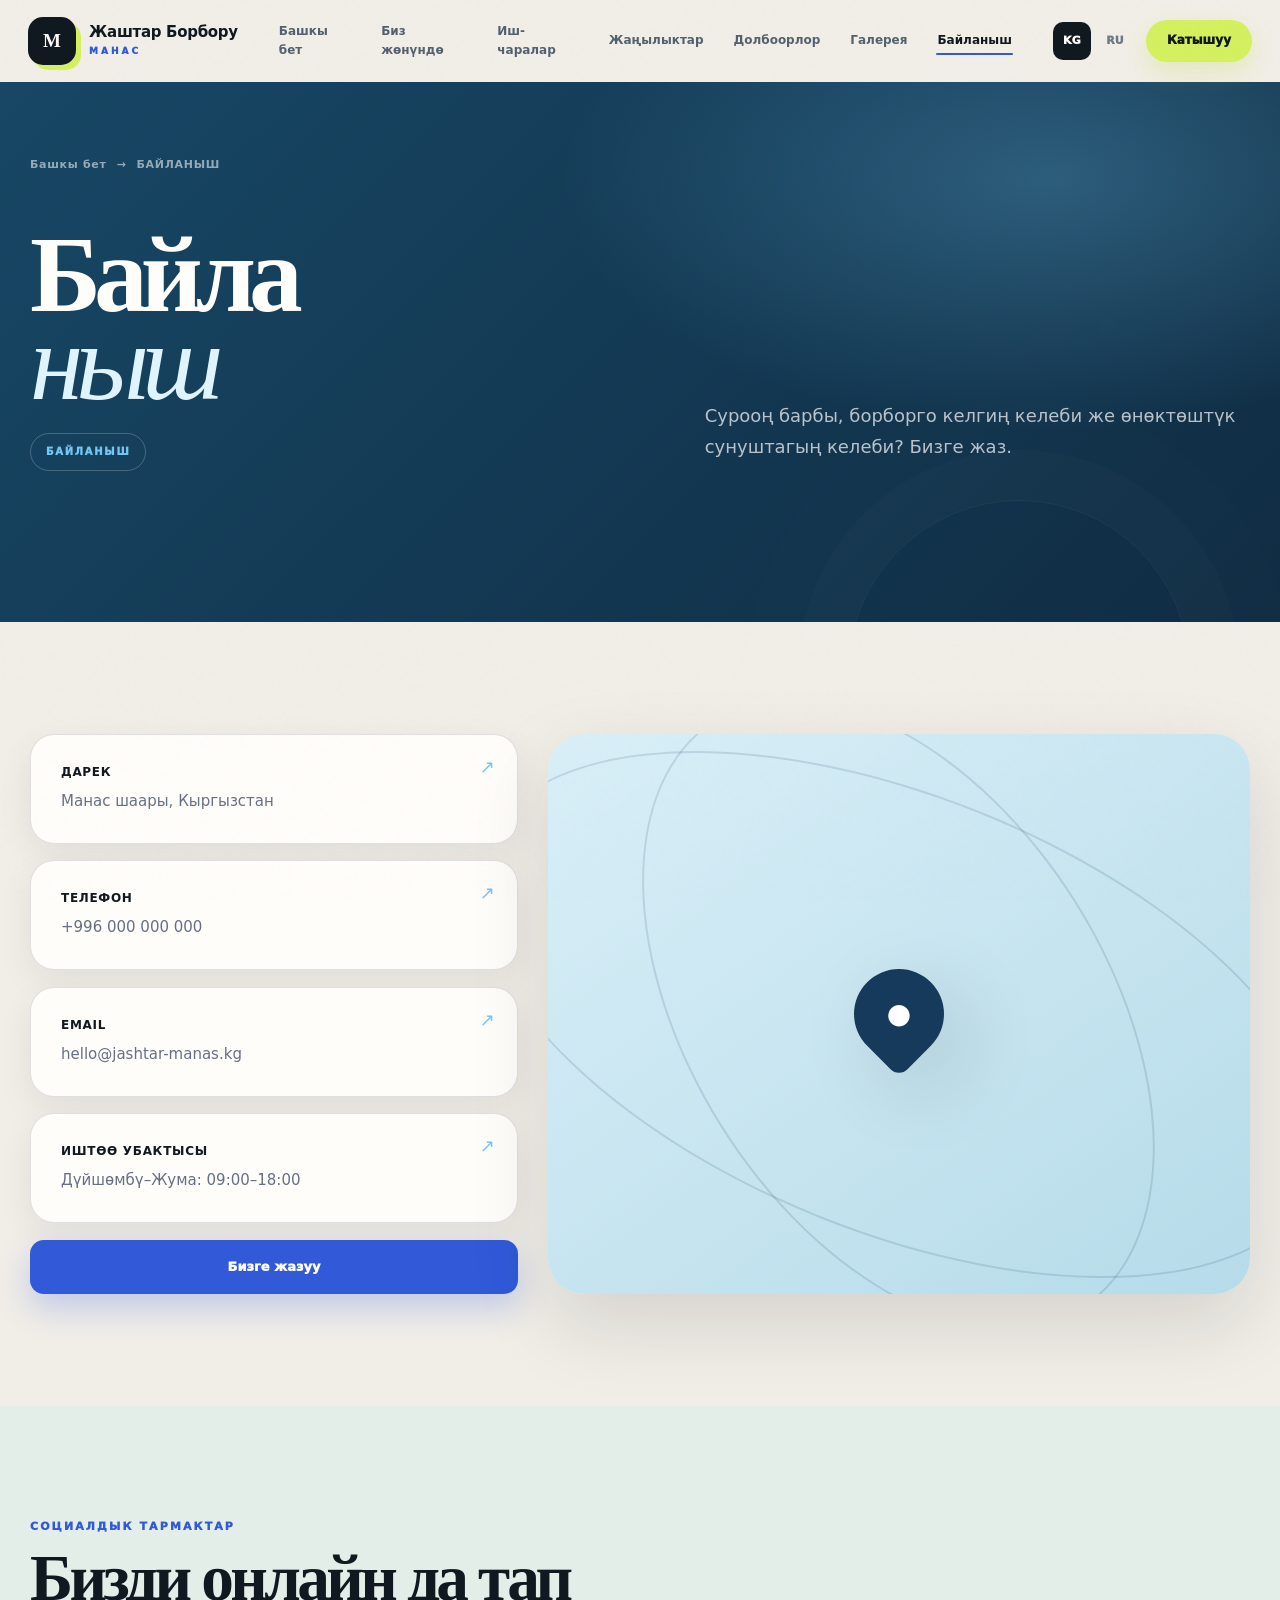
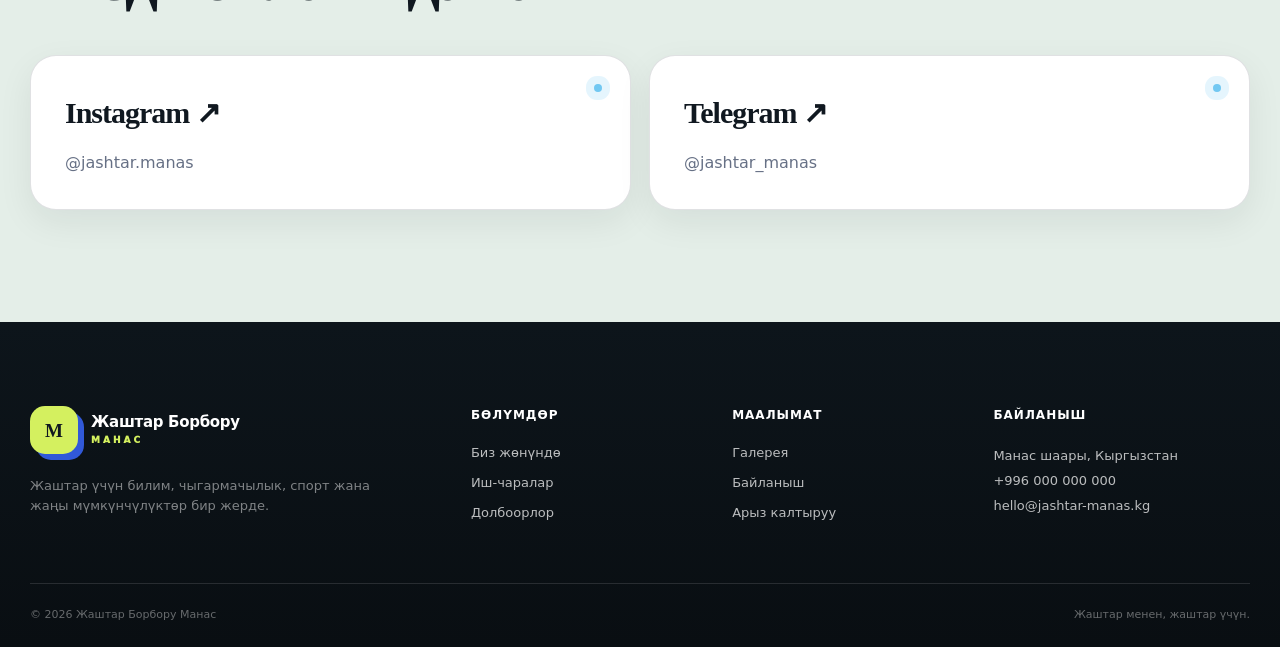
<file: contacts.html>
<!doctype html><html lang="ky"><head><meta charset="utf-8"><meta name="viewport" content="width=device-width,initial-scale=1"><meta name="description" content="Жаштар Борбору Манас"><meta name="theme-color" content="#173d36"><title>Байланыш — Жаштар Борбору Манас</title><link rel="stylesheet" href="styles.css?v=4"></head><body data-page="contacts"><div class="page-wipe"></div>
<header class="site-header"><div class="container nav-row">
<a class="brand" href="index.html"><span class="brand-mark">М</span><span class="brand-copy"><strong data-ky="Жаштар Борбору" data-ru="Молодёжный центр">Жаштар Борбору</strong><small>МАНАС</small></span></a>
<nav class="main-nav"><a data-page="home" href="index.html" data-ky="Башкы бет" data-ru="Главная">Башкы бет</a><a data-page="about" href="about.html" data-ky="Биз жөнүндө" data-ru="О центре">Биз жөнүндө</a><a data-page="events" href="events.html" data-ky="Иш-чаралар" data-ru="События">Иш-чаралар</a><a data-page="news" href="news.html" data-ky="Жаңылыктар" data-ru="Новости">Жаңылыктар</a><a data-page="projects" href="projects.html" data-ky="Долбоорлор" data-ru="Проекты">Долбоорлор</a><a data-page="gallery" href="gallery.html" data-ky="Галерея" data-ru="Галерея">Галерея</a><a data-page="contacts" href="contacts.html" data-ky="Байланыш" data-ru="Контакты">Байланыш</a></nav>
<div class="header-actions"><button class="lang-btn active" data-lang="ky">KG</button><button class="lang-btn" data-lang="ru">RU</button><a class="header-cta" href="join.html" data-ky="Катышуу" data-ru="Участвовать">Катышуу</a></div>
<button class="menu-btn" aria-label="Меню" aria-expanded="false"><span></span><span></span><span></span></button>
</div></header><main><section class="page-hero"><div class="container"><div class="breadcrumb"><a href="index.html" data-ky="Башкы бет" data-ru="Главная">Башкы бет</a><span>→</span><span data-ky="БАЙЛАНЫШ" data-ru="КОНТАКТЫ">БАЙЛАНЫШ</span></div><div class="page-hero-grid"><div class="reveal"><h1 class="page-title" data-html data-ky="Байла&lt;em&gt;ныш&lt;/em&gt;" data-ru="Кон&lt;em&gt;такты&lt;/em&gt;">Байла<em>ныш</em></h1><span class="page-ribbon" data-ky="БАЙЛАНЫШ" data-ru="КОНТАКТЫ">БАЙЛАНЫШ</span></div><p class="page-intro reveal delay-1" data-ky="Сурооң барбы, борборго келгиң келеби же өнөктөштүк сунуштагың келеби? Бизге жаз." data-ru="Есть вопрос, хочешь прийти в центр или предложить партнёрство? Напиши нам.">Сурооң барбы, борборго келгиң келеби же өнөктөштүк сунуштагың келеби? Бизге жаз.</p></div></div></section>
<section class="section"><div class="container contact-grid"><div class="contact-stack"><article class="contact-card reveal"><strong data-ky="Дарек" data-ru="Адрес">Дарек</strong><span data-ky="Манас шаары, Кыргызстан" data-ru="Город Манас, Кыргызстан">Манас шаары, Кыргызстан</span></article><article class="contact-card reveal delay-1"><strong data-ky="Телефон" data-ru="Телефон">Телефон</strong><a href="tel:+996000000000">+996 000 000 000</a></article><article class="contact-card reveal delay-2"><strong>Email</strong><a href="mailto:hello@jashtar-manas.kg">hello@jashtar-manas.kg</a></article><article class="contact-card reveal delay-3"><strong data-ky="Иштөө убактысы" data-ru="График работы">Иштөө убактысы</strong><span data-ky="Дүйшөмбү–Жума: 09:00–18:00" data-ru="Понедельник–Пятница: 09:00–18:00">Дүйшөмбү–Жума: 09:00–18:00</span></article><a class="btn btn-primary" href="join.html" data-ky="Бизге жазуу" data-ru="Написать нам">Бизге жазуу</a></div><div class="map-placeholder reveal delay-1"><div class="map-pin"><span>●</span></div></div></div></section>
<section class="section section-sage"><div class="container"><div class="section-head reveal"><div><span class="section-label" data-ky="СОЦИАЛДЫК ТАРМАКТАР" data-ru="СОЦИАЛЬНЫЕ СЕТИ">СОЦИАЛДЫК ТАРМАКТАР</span><h2 class="section-title" data-ky="Бизди онлайн да тап" data-ru="Найди нас онлайн">Бизди онлайн да тап</h2></div></div><div class="content-grid"><a class="content-panel reveal" href="#"><h3>Instagram ↗</h3><p>@jashtar.manas</p></a><a class="content-panel reveal delay-1" href="#"><h3>Telegram ↗</h3><p>@jashtar_manas</p></a></div></div></section>
</main><footer class="site-footer"><div class="container"><div class="footer-grid">
<div class="footer-brand"><a class="brand" href="index.html"><span class="brand-mark">М</span><span class="brand-copy"><strong data-ky="Жаштар Борбору" data-ru="Молодёжный центр">Жаштар Борбору</strong><small>МАНАС</small></span></a><p data-ky="Жаштар үчүн билим, чыгармачылык, спорт жана жаңы мүмкүнчүлүктөр бир жерде." data-ru="Образование, творчество, спорт и новые возможности для молодёжи в одном месте.">Жаштар үчүн билим, чыгармачылык, спорт жана жаңы мүмкүнчүлүктөр бир жерде.</p></div>
<div><h3 class="footer-title" data-ky="Бөлүмдөр" data-ru="Разделы">Бөлүмдөр</h3><div class="footer-links"><a href="about.html" data-ky="Биз жөнүндө" data-ru="О центре">Биз жөнүндө</a><a href="events.html" data-ky="Иш-чаралар" data-ru="События">Иш-чаралар</a><a href="projects.html" data-ky="Долбоорлор" data-ru="Проекты">Долбоорлор</a></div></div>
<div><h3 class="footer-title" data-ky="Маалымат" data-ru="Информация">Маалымат</h3><div class="footer-links"><a href="gallery.html" data-ky="Галерея" data-ru="Галерея">Галерея</a><a href="contacts.html" data-ky="Байланыш" data-ru="Контакты">Байланыш</a><a href="join.html" data-ky="Арыз калтыруу" data-ru="Оставить заявку">Арыз калтыруу</a></div></div>
<div class="footer-contact"><h3 class="footer-title" data-ky="Байланыш" data-ru="Контакты">Байланыш</h3><span>Манас шаары, Кыргызстан</span><br><a href="tel:+996000000000">+996 000 000 000</a><br><a href="mailto:hello@jashtar-manas.kg">hello@jashtar-manas.kg</a></div>
</div><div class="footer-bottom"><span>© 2026 Жаштар Борбору Манас</span><span data-ky="Жаштар менен, жаштар үчүн." data-ru="Вместе с молодёжью, для молодёжи.">Жаштар менен, жаштар үчүн.</span></div></div></footer><script src="../script.js?v=3" defer></script></body></html>
</file>
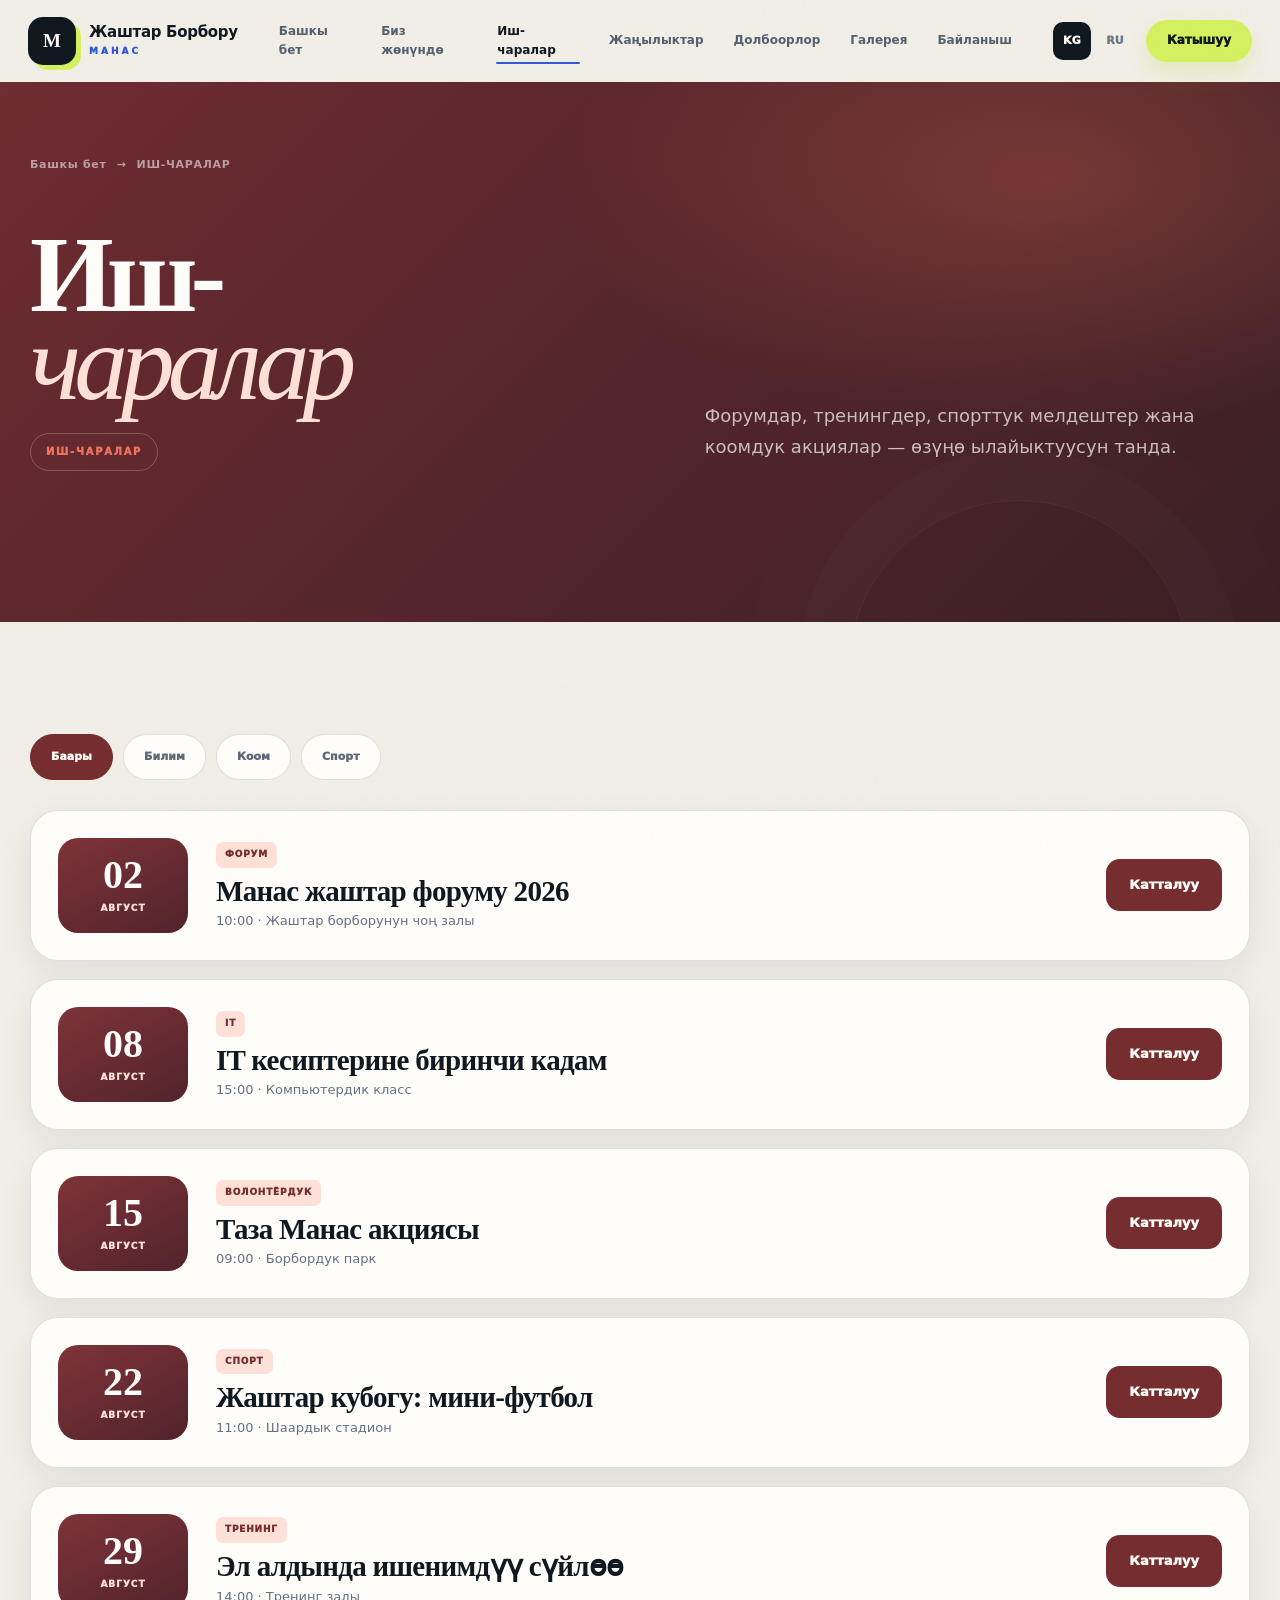
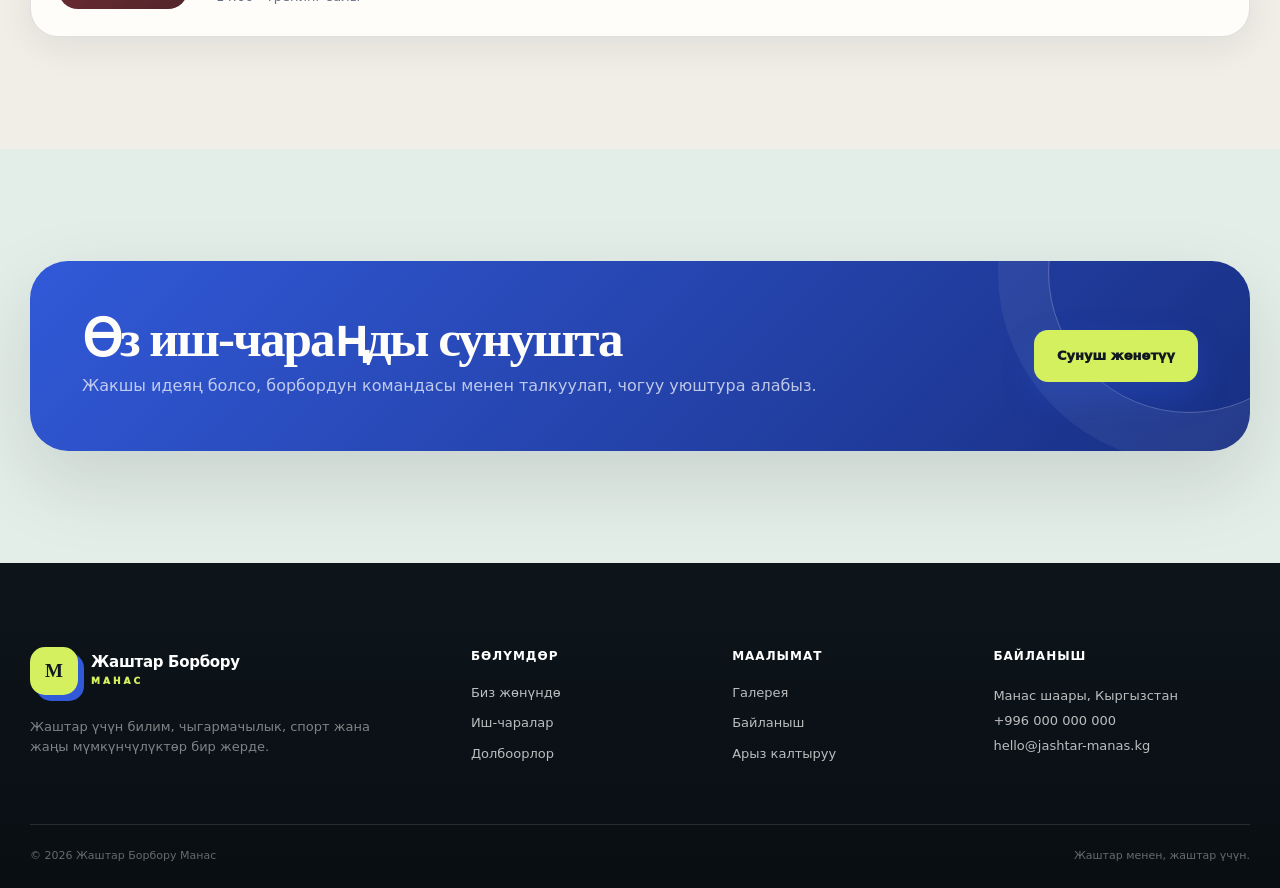
<file: events.html>
<!doctype html><html lang="ky"><head><meta charset="utf-8"><meta name="viewport" content="width=device-width,initial-scale=1"><meta name="description" content="Жаштар Борбору Манас"><meta name="theme-color" content="#173d36"><title>Иш-чаралар — Жаштар Борбору Манас</title><link rel="stylesheet" href="styles.css?v=4"></head><body data-page="events"><div class="page-wipe"></div>
<header class="site-header"><div class="container nav-row">
<a class="brand" href="index.html"><span class="brand-mark">М</span><span class="brand-copy"><strong data-ky="Жаштар Борбору" data-ru="Молодёжный центр">Жаштар Борбору</strong><small>МАНАС</small></span></a>
<nav class="main-nav"><a data-page="home" href="index.html" data-ky="Башкы бет" data-ru="Главная">Башкы бет</a><a data-page="about" href="about.html" data-ky="Биз жөнүндө" data-ru="О центре">Биз жөнүндө</a><a data-page="events" href="events.html" data-ky="Иш-чаралар" data-ru="События">Иш-чаралар</a><a data-page="news" href="news.html" data-ky="Жаңылыктар" data-ru="Новости">Жаңылыктар</a><a data-page="projects" href="projects.html" data-ky="Долбоорлор" data-ru="Проекты">Долбоорлор</a><a data-page="gallery" href="gallery.html" data-ky="Галерея" data-ru="Галерея">Галерея</a><a data-page="contacts" href="contacts.html" data-ky="Байланыш" data-ru="Контакты">Байланыш</a></nav>
<div class="header-actions"><button class="lang-btn active" data-lang="ky">KG</button><button class="lang-btn" data-lang="ru">RU</button><a class="header-cta" href="join.html" data-ky="Катышуу" data-ru="Участвовать">Катышуу</a></div>
<button class="menu-btn" aria-label="Меню" aria-expanded="false"><span></span><span></span><span></span></button>
</div></header><main><section class="page-hero"><div class="container"><div class="breadcrumb"><a href="index.html" data-ky="Башкы бет" data-ru="Главная">Башкы бет</a><span>→</span><span data-ky="ИШ-ЧАРАЛАР" data-ru="СОБЫТИЯ">ИШ-ЧАРАЛАР</span></div><div class="page-hero-grid"><div class="reveal"><h1 class="page-title" data-html data-ky="Иш-&lt;em&gt;чаралар&lt;/em&gt;" data-ru="Собы&lt;em&gt;тия&lt;/em&gt;">Иш-<em>чаралар</em></h1><span class="page-ribbon" data-ky="ИШ-ЧАРАЛАР" data-ru="СОБЫТИЯ">ИШ-ЧАРАЛАР</span></div><p class="page-intro reveal delay-1" data-ky="Форумдар, тренингдер, спорттук мелдештер жана коомдук акциялар — өзүңө ылайыктуусун танда." data-ru="Форумы, тренинги, спортивные соревнования и общественные акции — выбирай своё.">Форумдар, тренингдер, спорттук мелдештер жана коомдук акциялар — өзүңө ылайыктуусун танда.</p></div></div></section>
<section class="section"><div class="container"><div class="filters reveal"><button class="filter-btn active" data-filter="all" data-ky="Баары" data-ru="Все">Баары</button><button class="filter-btn" data-filter="education" data-ky="Билим" data-ru="Обучение">Билим</button><button class="filter-btn" data-filter="community" data-ky="Коом" data-ru="Сообщество">Коом</button><button class="filter-btn" data-filter="sport" data-ky="Спорт" data-ru="Спорт">Спорт</button></div><div class="event-list">
<article class="event-row reveal" data-category="community"><div class="event-date-box"><strong>02</strong><span data-ky="АВГУСТ" data-ru="АВГУСТА">АВГУСТ</span></div><div><span class="event-tag" data-ky="ФОРУМ" data-ru="ФОРУМ">ФОРУМ</span><h3 data-ky="Манас жаштар форуму 2026" data-ru="Молодёжный форум Манас 2026">Манас жаштар форуму 2026</h3><p data-ky="10:00 · Жаштар борборунун чоң залы" data-ru="10:00 · Большой зал молодёжного центра">10:00 · Жаштар борборунун чоң залы</p></div><a class="btn btn-primary" href="join.html" data-ky="Катталуу" data-ru="Записаться">Катталуу</a></article>
<article class="event-row reveal" data-category="education"><div class="event-date-box"><strong>08</strong><span data-ky="АВГУСТ" data-ru="АВГУСТА">АВГУСТ</span></div><div><span class="event-tag">IT</span><h3 data-ky="IT кесиптерине биринчи кадам" data-ru="Первый шаг в IT-профессии">IT кесиптерине биринчи кадам</h3><p data-ky="15:00 · Компьютердик класс" data-ru="15:00 · Компьютерный класс">15:00 · Компьютердик класс</p></div><a class="btn btn-primary" href="join.html" data-ky="Катталуу" data-ru="Записаться">Катталуу</a></article>
<article class="event-row reveal" data-category="community"><div class="event-date-box"><strong>15</strong><span data-ky="АВГУСТ" data-ru="АВГУСТА">АВГУСТ</span></div><div><span class="event-tag" data-ky="ВОЛОНТЁРДУК" data-ru="ВОЛОНТЁРСТВО">ВОЛОНТЁРДУК</span><h3 data-ky="Таза Манас акциясы" data-ru="Акция «Чистый Манас»">Таза Манас акциясы</h3><p data-ky="09:00 · Борбордук парк" data-ru="09:00 · Центральный парк">09:00 · Борбордук парк</p></div><a class="btn btn-primary" href="join.html" data-ky="Катталуу" data-ru="Записаться">Катталуу</a></article>
<article class="event-row reveal" data-category="sport"><div class="event-date-box"><strong>22</strong><span data-ky="АВГУСТ" data-ru="АВГУСТА">АВГУСТ</span></div><div><span class="event-tag" data-ky="СПОРТ" data-ru="СПОРТ">СПОРТ</span><h3 data-ky="Жаштар кубогу: мини-футбол" data-ru="Кубок молодёжи: мини-футбол">Жаштар кубогу: мини-футбол</h3><p data-ky="11:00 · Шаардык стадион" data-ru="11:00 · Городской стадион">11:00 · Шаардык стадион</p></div><a class="btn btn-primary" href="join.html" data-ky="Катталуу" data-ru="Записаться">Катталуу</a></article>
<article class="event-row reveal" data-category="education"><div class="event-date-box"><strong>29</strong><span data-ky="АВГУСТ" data-ru="АВГУСТА">АВГУСТ</span></div><div><span class="event-tag" data-ky="ТРЕНИНГ" data-ru="ТРЕНИНГ">ТРЕНИНГ</span><h3 data-ky="Эл алдында ишенимдүү сүйлөө" data-ru="Уверенное публичное выступление">Эл алдында ишенимдүү сүйлөө</h3><p data-ky="14:00 · Тренинг залы" data-ru="14:00 · Тренинговый зал">14:00 · Тренинг залы</p></div><a class="btn btn-primary" href="join.html" data-ky="Катталуу" data-ru="Записаться">Катталуу</a></article>
</div></div></section>
<section class="section section-sage"><div class="container"><div class="cta-band reveal"><div><h2 data-ky="Өз иш-чараңды сунушта" data-ru="Предложи своё событие">Өз иш-чараңды сунушта</h2><p data-ky="Жакшы идеяң болсо, борбордун командасы менен талкуулап, чогуу уюштура алабыз." data-ru="Если у тебя есть хорошая идея, обсуди её с командой центра — мы можем организовать событие вместе.">Жакшы идеяң болсо, борбордун командасы менен талкуулап, чогуу уюштура алабыз.</p></div><a class="btn btn-primary" href="join.html" data-ky="Сунуш жөнөтүү" data-ru="Отправить предложение">Сунуш жөнөтүү</a></div></div></section>
</main><footer class="site-footer"><div class="container"><div class="footer-grid">
<div class="footer-brand"><a class="brand" href="index.html"><span class="brand-mark">М</span><span class="brand-copy"><strong data-ky="Жаштар Борбору" data-ru="Молодёжный центр">Жаштар Борбору</strong><small>МАНАС</small></span></a><p data-ky="Жаштар үчүн билим, чыгармачылык, спорт жана жаңы мүмкүнчүлүктөр бир жерде." data-ru="Образование, творчество, спорт и новые возможности для молодёжи в одном месте.">Жаштар үчүн билим, чыгармачылык, спорт жана жаңы мүмкүнчүлүктөр бир жерде.</p></div>
<div><h3 class="footer-title" data-ky="Бөлүмдөр" data-ru="Разделы">Бөлүмдөр</h3><div class="footer-links"><a href="about.html" data-ky="Биз жөнүндө" data-ru="О центре">Биз жөнүндө</a><a href="events.html" data-ky="Иш-чаралар" data-ru="События">Иш-чаралар</a><a href="projects.html" data-ky="Долбоорлор" data-ru="Проекты">Долбоорлор</a></div></div>
<div><h3 class="footer-title" data-ky="Маалымат" data-ru="Информация">Маалымат</h3><div class="footer-links"><a href="gallery.html" data-ky="Галерея" data-ru="Галерея">Галерея</a><a href="contacts.html" data-ky="Байланыш" data-ru="Контакты">Байланыш</a><a href="join.html" data-ky="Арыз калтыруу" data-ru="Оставить заявку">Арыз калтыруу</a></div></div>
<div class="footer-contact"><h3 class="footer-title" data-ky="Байланыш" data-ru="Контакты">Байланыш</h3><span>Манас шаары, Кыргызстан</span><br><a href="tel:+996000000000">+996 000 000 000</a><br><a href="mailto:hello@jashtar-manas.kg">hello@jashtar-manas.kg</a></div>
</div><div class="footer-bottom"><span>© 2026 Жаштар Борбору Манас</span><span data-ky="Жаштар менен, жаштар үчүн." data-ru="Вместе с молодёжью, для молодёжи.">Жаштар менен, жаштар үчүн.</span></div></div></footer><script src="../script.js?v=3" defer></script></body></html>
</file>
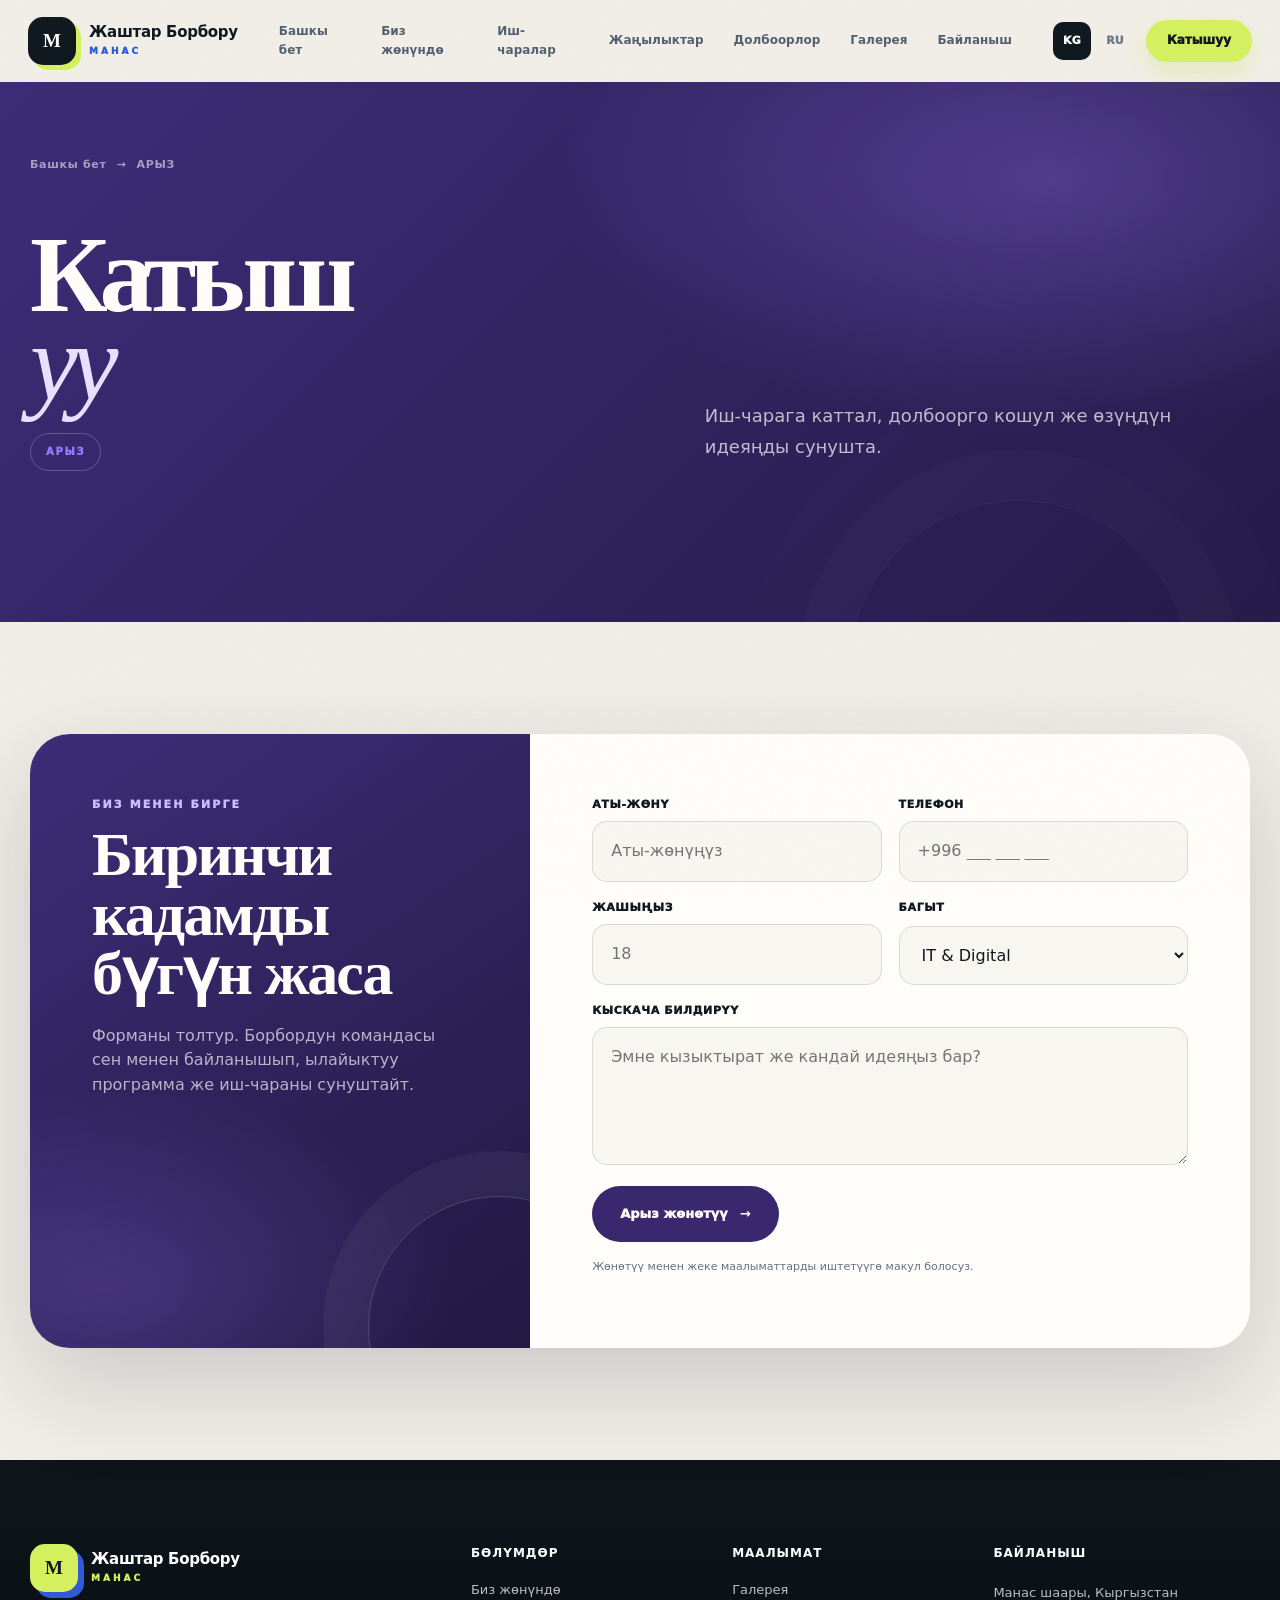
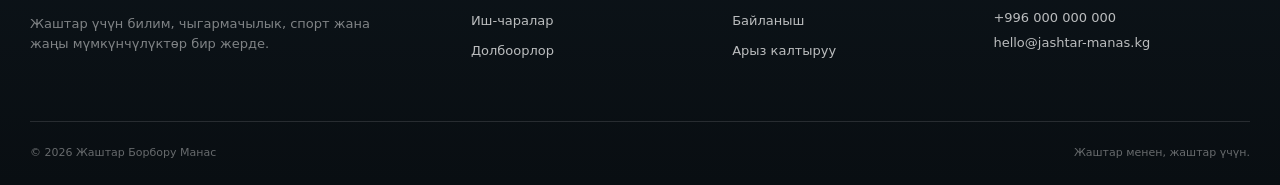
<file: join.html>
<!doctype html><html lang="ky"><head><meta charset="utf-8"><meta name="viewport" content="width=device-width,initial-scale=1"><meta name="description" content="Жаштар Борбору Манас"><meta name="theme-color" content="#173d36"><title>Катышуу — Жаштар Борбору Манас</title><link rel="stylesheet" href="styles.css?v=4"></head><body data-page="join"><div class="page-wipe"></div>
<header class="site-header"><div class="container nav-row">
<a class="brand" href="index.html"><span class="brand-mark">М</span><span class="brand-copy"><strong data-ky="Жаштар Борбору" data-ru="Молодёжный центр">Жаштар Борбору</strong><small>МАНАС</small></span></a>
<nav class="main-nav"><a data-page="home" href="index.html" data-ky="Башкы бет" data-ru="Главная">Башкы бет</a><a data-page="about" href="about.html" data-ky="Биз жөнүндө" data-ru="О центре">Биз жөнүндө</a><a data-page="events" href="events.html" data-ky="Иш-чаралар" data-ru="События">Иш-чаралар</a><a data-page="news" href="news.html" data-ky="Жаңылыктар" data-ru="Новости">Жаңылыктар</a><a data-page="projects" href="projects.html" data-ky="Долбоорлор" data-ru="Проекты">Долбоорлор</a><a data-page="gallery" href="gallery.html" data-ky="Галерея" data-ru="Галерея">Галерея</a><a data-page="contacts" href="contacts.html" data-ky="Байланыш" data-ru="Контакты">Байланыш</a></nav>
<div class="header-actions"><button class="lang-btn active" data-lang="ky">KG</button><button class="lang-btn" data-lang="ru">RU</button><a class="header-cta" href="join.html" data-ky="Катышуу" data-ru="Участвовать">Катышуу</a></div>
<button class="menu-btn" aria-label="Меню" aria-expanded="false"><span></span><span></span><span></span></button>
</div></header><main><section class="page-hero"><div class="container"><div class="breadcrumb"><a href="index.html" data-ky="Башкы бет" data-ru="Главная">Башкы бет</a><span>→</span><span data-ky="АРЫЗ" data-ru="ЗАЯВКА">АРЫЗ</span></div><div class="page-hero-grid"><div class="reveal"><h1 class="page-title" data-html data-ky="Катыш&lt;em&gt;уу&lt;/em&gt;" data-ru="Участво&lt;em&gt;вать&lt;/em&gt;">Катыш<em>уу</em></h1><span class="page-ribbon" data-ky="АРЫЗ" data-ru="ЗАЯВКА">АРЫЗ</span></div><p class="page-intro reveal delay-1" data-ky="Иш-чарага каттал, долбоорго кошул же өзүңдүн идеяңды сунушта." data-ru="Запишись на событие, присоединись к проекту или предложи свою идею.">Иш-чарага каттал, долбоорго кошул же өзүңдүн идеяңды сунушта.</p></div></div></section>
<section class="section"><div class="container"><div class="form-shell reveal"><div class="form-aside"><span class="section-label" data-ky="БИЗ МЕНЕН БИРГЕ" data-ru="ВМЕСТЕ С НАМИ">БИЗ МЕНЕН БИРГЕ</span><h2 data-ky="Биринчи кадамды бүгүн жаса" data-ru="Сделай первый шаг сегодня">Биринчи кадамды бүгүн жаса</h2><p data-ky="Форманы толтур. Борбордун командасы сен менен байланышып, ылайыктуу программа же иш-чараны сунуштайт." data-ru="Заполни форму. Команда центра свяжется с тобой и предложит подходящую программу или событие.">Форманы толтур. Борбордун командасы сен менен байланышып, ылайыктуу программа же иш-чараны сунуштайт.</p></div><div class="form-main"><form name="join" method="POST" action="../success/index.html" data-netlify="true"><input type="hidden" name="form-name" value="join"><div class="form-grid"><div class="field"><label data-ky="Аты-жөнү" data-ru="Имя и фамилия">Аты-жөнү</label><input required name="name" data-ky="Аты-жөнүңүз" data-ru="Ваше имя"></div><div class="field"><label data-ky="Телефон" data-ru="Телефон">Телефон</label><input required name="phone" type="tel" placeholder="+996 ___ ___ ___"></div><div class="field"><label data-ky="Жашыңыз" data-ru="Возраст">Жашыңыз</label><input name="age" type="number" min="14" max="35" placeholder="18"></div><div class="field"><label data-ky="Багыт" data-ru="Направление">Багыт</label><select name="direction"><option>IT &amp; Digital</option><option>English</option></select></div><div class="field full"><label data-ky="Кыскача билдирүү" data-ru="Короткое сообщение">Кыскача билдирүү</label><textarea name="message" data-ky="Эмне кызыктырат же кандай идеяңыз бар?" data-ru="Что вас интересует или какая у вас идея?"></textarea></div></div><button class="btn btn-primary" type="submit"><span data-ky="Арыз жөнөтүү" data-ru="Отправить заявку">Арыз жөнөтүү</span><b>→</b></button><p class="form-note" data-ky="Жөнөтүү менен жеке маалыматтарды иштетүүгө макул болосуз." data-ru="Отправляя форму, вы соглашаетесь на обработку персональных данных.">Жөнөтүү менен жеке маалыматтарды иштетүүгө макул болосуз.</p></form></div></div></div></section>
</main><footer class="site-footer"><div class="container"><div class="footer-grid">
<div class="footer-brand"><a class="brand" href="index.html"><span class="brand-mark">М</span><span class="brand-copy"><strong data-ky="Жаштар Борбору" data-ru="Молодёжный центр">Жаштар Борбору</strong><small>МАНАС</small></span></a><p data-ky="Жаштар үчүн билим, чыгармачылык, спорт жана жаңы мүмкүнчүлүктөр бир жерде." data-ru="Образование, творчество, спорт и новые возможности для молодёжи в одном месте.">Жаштар үчүн билим, чыгармачылык, спорт жана жаңы мүмкүнчүлүктөр бир жерде.</p></div>
<div><h3 class="footer-title" data-ky="Бөлүмдөр" data-ru="Разделы">Бөлүмдөр</h3><div class="footer-links"><a href="about.html" data-ky="Биз жөнүндө" data-ru="О центре">Биз жөнүндө</a><a href="events.html" data-ky="Иш-чаралар" data-ru="События">Иш-чаралар</a><a href="projects.html" data-ky="Долбоорлор" data-ru="Проекты">Долбоорлор</a></div></div>
<div><h3 class="footer-title" data-ky="Маалымат" data-ru="Информация">Маалымат</h3><div class="footer-links"><a href="gallery.html" data-ky="Галерея" data-ru="Галерея">Галерея</a><a href="contacts.html" data-ky="Байланыш" data-ru="Контакты">Байланыш</a><a href="join.html" data-ky="Арыз калтыруу" data-ru="Оставить заявку">Арыз калтыруу</a></div></div>
<div class="footer-contact"><h3 class="footer-title" data-ky="Байланыш" data-ru="Контакты">Байланыш</h3><span>Манас шаары, Кыргызстан</span><br><a href="tel:+996000000000">+996 000 000 000</a><br><a href="mailto:hello@jashtar-manas.kg">hello@jashtar-manas.kg</a></div>
</div><div class="footer-bottom"><span>© 2026 Жаштар Борбору Манас</span><span data-ky="Жаштар менен, жаштар үчүн." data-ru="Вместе с молодёжью, для молодёжи.">Жаштар менен, жаштар үчүн.</span></div></div></footer><script src="../script.js?v=3" defer></script></body></html>
</file>
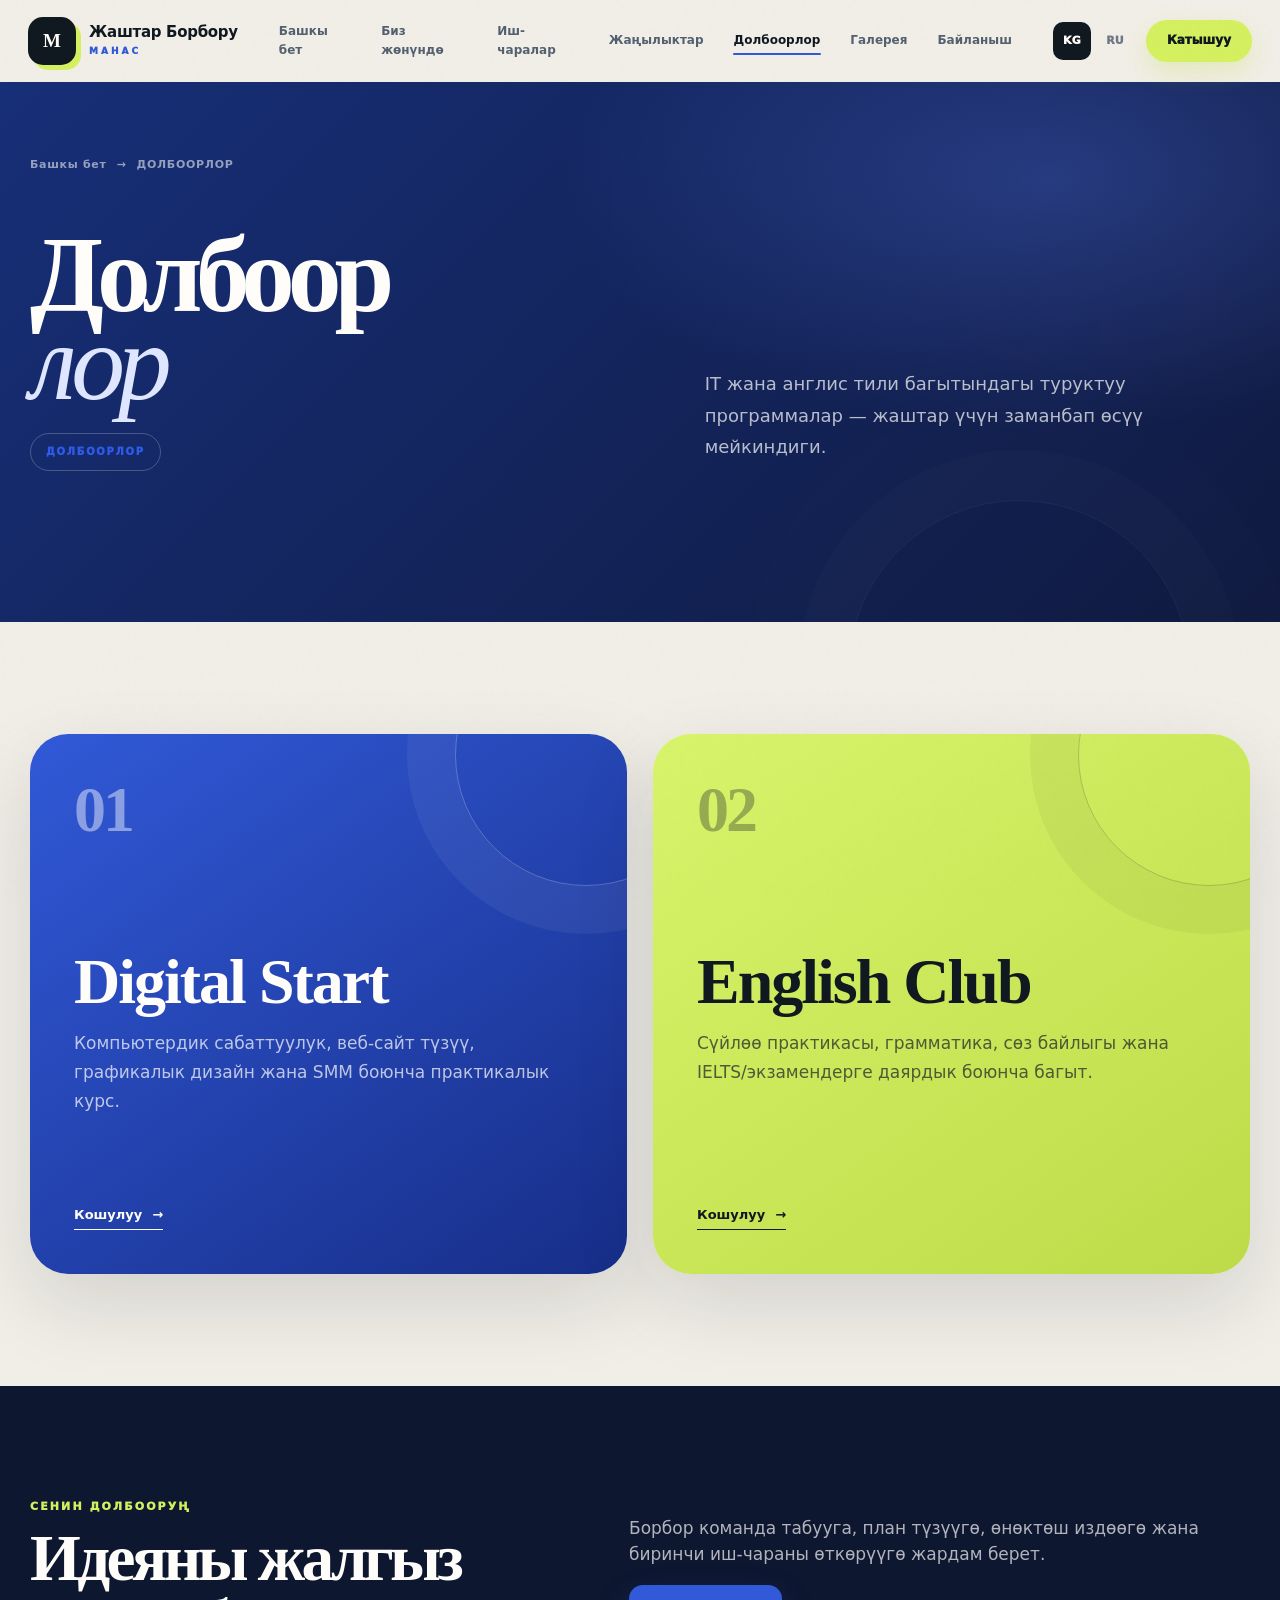
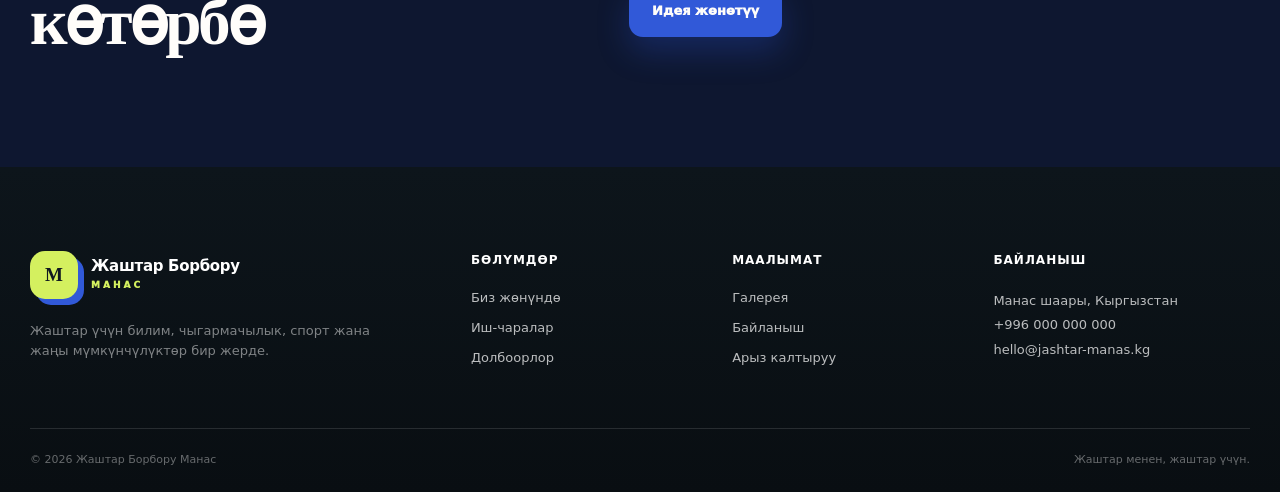
<file: projects.html>
<!doctype html><html lang="ky"><head><meta charset="utf-8"><meta name="viewport" content="width=device-width,initial-scale=1"><meta name="description" content="Жаштар Борбору Манас"><meta name="theme-color" content="#173d36"><title>Долбоорлор — Жаштар Борбору Манас</title><link rel="stylesheet" href="styles.css?v=4"></head><body data-page="projects"><div class="page-wipe"></div>
<header class="site-header"><div class="container nav-row">
<a class="brand" href="index.html"><span class="brand-mark">М</span><span class="brand-copy"><strong data-ky="Жаштар Борбору" data-ru="Молодёжный центр">Жаштар Борбору</strong><small>МАНАС</small></span></a>
<nav class="main-nav"><a data-page="home" href="index.html" data-ky="Башкы бет" data-ru="Главная">Башкы бет</a><a data-page="about" href="about.html" data-ky="Биз жөнүндө" data-ru="О центре">Биз жөнүндө</a><a data-page="events" href="events.html" data-ky="Иш-чаралар" data-ru="События">Иш-чаралар</a><a data-page="news" href="news.html" data-ky="Жаңылыктар" data-ru="Новости">Жаңылыктар</a><a data-page="projects" href="projects.html" data-ky="Долбоорлор" data-ru="Проекты">Долбоорлор</a><a data-page="gallery" href="gallery.html" data-ky="Галерея" data-ru="Галерея">Галерея</a><a data-page="contacts" href="contacts.html" data-ky="Байланыш" data-ru="Контакты">Байланыш</a></nav>
<div class="header-actions"><button class="lang-btn active" data-lang="ky">KG</button><button class="lang-btn" data-lang="ru">RU</button><a class="header-cta" href="join.html" data-ky="Катышуу" data-ru="Участвовать">Катышуу</a></div>
<button class="menu-btn" aria-label="Меню" aria-expanded="false"><span></span><span></span><span></span></button>
</div></header><main><section class="page-hero"><div class="container"><div class="breadcrumb"><a href="index.html" data-ky="Башкы бет" data-ru="Главная">Башкы бет</a><span>→</span><span data-ky="ДОЛБООРЛОР" data-ru="ПРОЕКТЫ">ДОЛБООРЛОР</span></div><div class="page-hero-grid"><div class="reveal"><h1 class="page-title" data-html data-ky="Долбоор&lt;em&gt;лор&lt;/em&gt;" data-ru="Проек&lt;em&gt;ты&lt;/em&gt;">Долбоор<em>лор</em></h1><span class="page-ribbon" data-ky="ДОЛБООРЛОР" data-ru="ПРОЕКТЫ">ДОЛБООРЛОР</span></div><p class="page-intro reveal delay-1" data-ky="IT жана англис тили багытындагы туруктуу программалар — жаштар үчүн заманбап өсүү мейкиндиги." data-ru="Постоянные программы по IT и английскому языку — современное пространство роста для молодёжи.">IT жана англис тили багытындагы туруктуу программалар — жаштар үчүн заманбап өсүү мейкиндиги.</p></div></div></section>
<section class="section"><div class="container"><div class="program-grid">
<article class="program-card reveal"><span class="program-number">01</span><h3>Digital Start</h3><p data-ky="Компьютердик сабаттуулук, веб-сайт түзүү, графикалык дизайн жана SMM боюнча практикалык курс." data-ru="Практический курс по цифровой грамотности, созданию сайтов, дизайну и SMM.">Компьютердик сабаттуулук, веб-сайт түзүү, графикалык дизайн жана SMM боюнча практикалык курс.</p><a class="text-link" href="join.html"><span data-ky="Кошулуу" data-ru="Присоединиться">Кошулуу</span><b>→</b></a></article>
<article class="program-card reveal delay-1"><span class="program-number">02</span><h3>English Club</h3><p data-ky="Сүйлөө практикасы, грамматика, сөз байлыгы жана IELTS/экзамендерге даярдык боюнча багыт." data-ru="Направление по разговорной практике, грамматике, словарному запасу и подготовке к IELTS/экзаменам.">Сүйлөө практикасы, грамматика, сөз байлыгы жана IELTS/экзамендерге даярдык боюнча багыт.</p><a class="text-link" href="join.html"><span data-ky="Кошулуу" data-ru="Присоединиться">Кошулуу</span><b>→</b></a></article>
</div></div></section>
<section class="section section-dark"><div class="container intro-grid"><div class="reveal"><span class="section-label" data-ky="СЕНИН ДОЛБООРУҢ" data-ru="ТВОЙ ПРОЕКТ">СЕНИН ДОЛБООРУҢ</span><h2 class="section-title" data-ky="Идеяны жалгыз көтөрбө" data-ru="Не развивай идею в одиночку">Идеяны жалгыз көтөрбө</h2></div><div class="reveal delay-1"><p class="section-copy" data-ky="Борбор команда табууга, план түзүүгө, өнөктөш издөөгө жана биринчи иш-чараны өткөрүүгө жардам берет." data-ru="Центр поможет найти команду, составить план, найти партнёров и провести первое мероприятие.">Борбор команда табууга, план түзүүгө, өнөктөш издөөгө жана биринчи иш-чараны өткөрүүгө жардам берет.</p><a class="btn btn-primary" href="join.html" data-ky="Идея жөнөтүү" data-ru="Отправить идею">Идея жөнөтүү</a></div></div></section>
</main><footer class="site-footer"><div class="container"><div class="footer-grid">
<div class="footer-brand"><a class="brand" href="index.html"><span class="brand-mark">М</span><span class="brand-copy"><strong data-ky="Жаштар Борбору" data-ru="Молодёжный центр">Жаштар Борбору</strong><small>МАНАС</small></span></a><p data-ky="Жаштар үчүн билим, чыгармачылык, спорт жана жаңы мүмкүнчүлүктөр бир жерде." data-ru="Образование, творчество, спорт и новые возможности для молодёжи в одном месте.">Жаштар үчүн билим, чыгармачылык, спорт жана жаңы мүмкүнчүлүктөр бир жерде.</p></div>
<div><h3 class="footer-title" data-ky="Бөлүмдөр" data-ru="Разделы">Бөлүмдөр</h3><div class="footer-links"><a href="about.html" data-ky="Биз жөнүндө" data-ru="О центре">Биз жөнүндө</a><a href="events.html" data-ky="Иш-чаралар" data-ru="События">Иш-чаралар</a><a href="projects.html" data-ky="Долбоорлор" data-ru="Проекты">Долбоорлор</a></div></div>
<div><h3 class="footer-title" data-ky="Маалымат" data-ru="Информация">Маалымат</h3><div class="footer-links"><a href="gallery.html" data-ky="Галерея" data-ru="Галерея">Галерея</a><a href="contacts.html" data-ky="Байланыш" data-ru="Контакты">Байланыш</a><a href="join.html" data-ky="Арыз калтыруу" data-ru="Оставить заявку">Арыз калтыруу</a></div></div>
<div class="footer-contact"><h3 class="footer-title" data-ky="Байланыш" data-ru="Контакты">Байланыш</h3><span>Манас шаары, Кыргызстан</span><br><a href="tel:+996000000000">+996 000 000 000</a><br><a href="mailto:hello@jashtar-manas.kg">hello@jashtar-manas.kg</a></div>
</div><div class="footer-bottom"><span>© 2026 Жаштар Борбору Манас</span><span data-ky="Жаштар менен, жаштар үчүн." data-ru="Вместе с молодёжью, для молодёжи.">Жаштар менен, жаштар үчүн.</span></div></div></footer><script src="../script.js?v=3" defer></script></body></html>
</file>
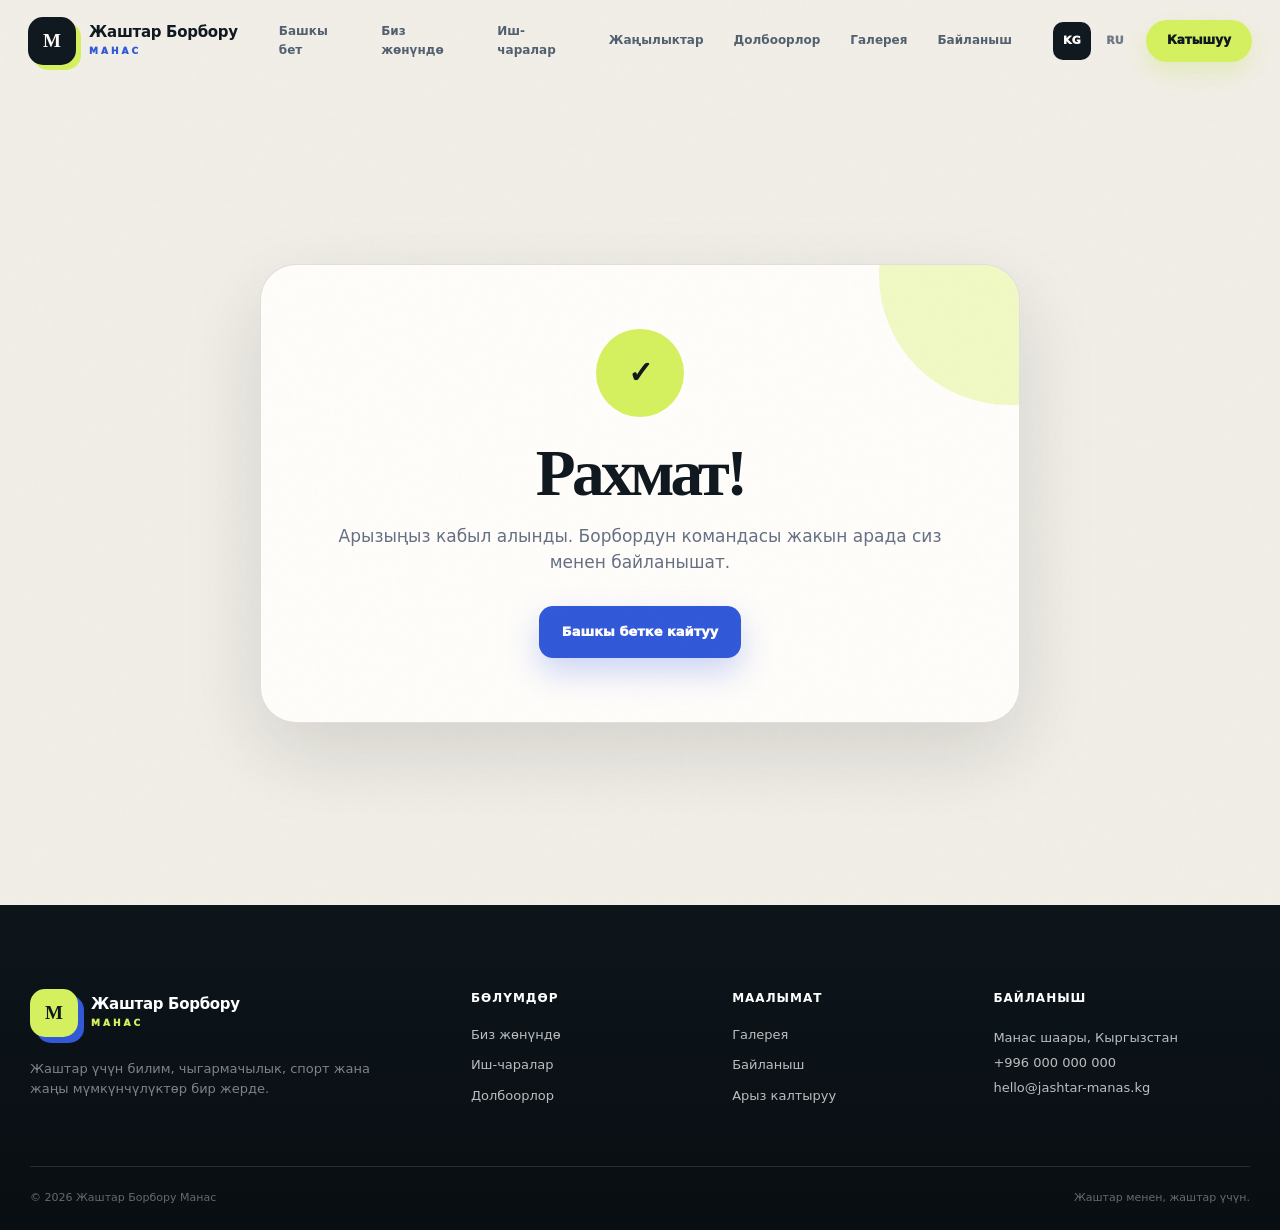
<file: success.html>
<!doctype html><html lang="ky"><head><meta charset="utf-8"><meta name="viewport" content="width=device-width,initial-scale=1"><meta name="description" content="Жаштар Борбору Манас"><meta name="theme-color" content="#173d36"><title>Рахмат — Жаштар Борбору Манас</title><link rel="stylesheet" href="styles.css?v=4"></head><body data-page=""><div class="page-wipe"></div>
<header class="site-header"><div class="container nav-row">
<a class="brand" href="index.html"><span class="brand-mark">М</span><span class="brand-copy"><strong data-ky="Жаштар Борбору" data-ru="Молодёжный центр">Жаштар Борбору</strong><small>МАНАС</small></span></a>
<nav class="main-nav"><a data-page="home" href="index.html" data-ky="Башкы бет" data-ru="Главная">Башкы бет</a><a data-page="about" href="about.html" data-ky="Биз жөнүндө" data-ru="О центре">Биз жөнүндө</a><a data-page="events" href="events.html" data-ky="Иш-чаралар" data-ru="События">Иш-чаралар</a><a data-page="news" href="news.html" data-ky="Жаңылыктар" data-ru="Новости">Жаңылыктар</a><a data-page="projects" href="projects.html" data-ky="Долбоорлор" data-ru="Проекты">Долбоорлор</a><a data-page="gallery" href="gallery.html" data-ky="Галерея" data-ru="Галерея">Галерея</a><a data-page="contacts" href="contacts.html" data-ky="Байланыш" data-ru="Контакты">Байланыш</a></nav>
<div class="header-actions"><button class="lang-btn active" data-lang="ky">KG</button><button class="lang-btn" data-lang="ru">RU</button><a class="header-cta" href="join.html" data-ky="Катышуу" data-ru="Участвовать">Катышуу</a></div>
<button class="menu-btn" aria-label="Меню" aria-expanded="false"><span></span><span></span><span></span></button>
</div></header><main><section class="section"><div class="container"><div class="success-card reveal"><div class="success-icon">✓</div><h1 class="section-title" data-ky="Рахмат!" data-ru="Спасибо!">Рахмат!</h1><p class="section-copy" data-ky="Арызыңыз кабыл алынды. Борбордун командасы жакын арада сиз менен байланышат." data-ru="Ваша заявка принята. Команда центра скоро свяжется с вами.">Арызыңыз кабыл алынды. Борбордун командасы жакын арада сиз менен байланышат.</p><div class="action-row" style="justify-content:center"><a class="btn btn-primary" href="index.html" data-ky="Башкы бетке кайтуу" data-ru="Вернуться на главную">Башкы бетке кайтуу</a></div></div></div></section></main><footer class="site-footer"><div class="container"><div class="footer-grid">
<div class="footer-brand"><a class="brand" href="index.html"><span class="brand-mark">М</span><span class="brand-copy"><strong data-ky="Жаштар Борбору" data-ru="Молодёжный центр">Жаштар Борбору</strong><small>МАНАС</small></span></a><p data-ky="Жаштар үчүн билим, чыгармачылык, спорт жана жаңы мүмкүнчүлүктөр бир жерде." data-ru="Образование, творчество, спорт и новые возможности для молодёжи в одном месте.">Жаштар үчүн билим, чыгармачылык, спорт жана жаңы мүмкүнчүлүктөр бир жерде.</p></div>
<div><h3 class="footer-title" data-ky="Бөлүмдөр" data-ru="Разделы">Бөлүмдөр</h3><div class="footer-links"><a href="about.html" data-ky="Биз жөнүндө" data-ru="О центре">Биз жөнүндө</a><a href="events.html" data-ky="Иш-чаралар" data-ru="События">Иш-чаралар</a><a href="projects.html" data-ky="Долбоорлор" data-ru="Проекты">Долбоорлор</a></div></div>
<div><h3 class="footer-title" data-ky="Маалымат" data-ru="Информация">Маалымат</h3><div class="footer-links"><a href="gallery.html" data-ky="Галерея" data-ru="Галерея">Галерея</a><a href="contacts.html" data-ky="Байланыш" data-ru="Контакты">Байланыш</a><a href="join.html" data-ky="Арыз калтыруу" data-ru="Оставить заявку">Арыз калтыруу</a></div></div>
<div class="footer-contact"><h3 class="footer-title" data-ky="Байланыш" data-ru="Контакты">Байланыш</h3><span>Манас шаары, Кыргызстан</span><br><a href="tel:+996000000000">+996 000 000 000</a><br><a href="mailto:hello@jashtar-manas.kg">hello@jashtar-manas.kg</a></div>
</div><div class="footer-bottom"><span>© 2026 Жаштар Борбору Манас</span><span data-ky="Жаштар менен, жаштар үчүн." data-ru="Вместе с молодёжью, для молодёжи.">Жаштар менен, жаштар үчүн.</span></div></div></footer><script src="../script.js?v=3" defer></script></body></html>
</file>
<file: styles.css>
:root {
  --ink: #111826;
  --ink-2: #1b2638;
  --paper: #f4f1ea;
  --paper-2: #ebe6dc;
  --white: #fffdf8;
  --muted: #667085;
  --line: rgba(17, 24, 38, .13);
  --line-light: rgba(255, 255, 255, .18);
  --blue: #2f5bea;
  --blue-2: #1739a6;
  --lime: #d8ff56;
  --gold: #f4bf53;
  --coral: #ef725d;
  --mint: #95e8cc;
  --purple: #9b78ff;
  --forest: #123d35;
  --shadow-sm: 0 10px 30px rgba(17, 24, 38, .08);
  --shadow: 0 28px 70px rgba(17, 24, 38, .14);
  --shadow-dark: 0 30px 80px rgba(5, 10, 20, .28);
  --radius-sm: 14px;
  --radius: 24px;
  --radius-lg: 36px;
  --container: 1220px;
  --ease: cubic-bezier(.2,.75,.2,1);
  --page-accent: var(--blue);
  --page-soft: #dfe6ff;
  --page-deep: #15295f;
}

* { box-sizing: border-box; }
html { scroll-behavior: smooth; }
body {
  margin: 0;
  min-width: 320px;
  color: var(--ink);
  background: var(--paper);
  font-family: Inter, ui-sans-serif, system-ui, -apple-system, BlinkMacSystemFont, "Segoe UI", sans-serif;
  line-height: 1.55;
  overflow-x: hidden;
  text-rendering: optimizeLegibility;
  -webkit-font-smoothing: antialiased;
}
body::before {
  content: "";
  position: fixed;
  inset: 0;
  z-index: 10000;
  pointer-events: none;
  opacity: .12;
  background-image: url("data:image/svg+xml,%3Csvg viewBox='0 0 180 180' xmlns='http://www.w3.org/2000/svg'%3E%3Cfilter id='n'%3E%3CfeTurbulence type='fractalNoise' baseFrequency='.8' numOctaves='3' stitchTiles='stitch'/%3E%3C/filter%3E%3Crect width='100%25' height='100%25' filter='url(%23n)' opacity='.18'/%3E%3C/svg%3E");
  mix-blend-mode: multiply;
}
body::after {
  content: "";
  position: fixed;
  top: 0;
  left: 0;
  z-index: 9999;
  width: var(--scroll-progress, 0%);
  height: 3px;
  background: linear-gradient(90deg, var(--lime), var(--blue), var(--coral));
  pointer-events: none;
  transition: width .08s linear;
}
body[data-page="about"] { --page-accent:#36b893; --page-soft:#ccf3e7; --page-deep:#0d4b42; }
body[data-page="events"] { --page-accent:#ef725d; --page-soft:#ffe0d8; --page-deep:#752d2f; }
body[data-page="projects"] { --page-accent:#2f5bea; --page-soft:#dfe6ff; --page-deep:#162c6d; }
body[data-page="gallery"] { --page-accent:#f4bf53; --page-soft:#ffedbf; --page-deep:#3d2d15; }
body[data-page="contacts"] { --page-accent:#72c8f2; --page-soft:#dff4ff; --page-deep:#153a5b; }
body[data-page="join"] { --page-accent:#9b78ff; --page-soft:#e8e0ff; --page-deep:#3a286e; }

img { display: block; max-width: 100%; }
a { color: inherit; text-decoration: none; }
button, input, textarea, select { font: inherit; }
button { color: inherit; }
.container { width: min(calc(100% - 48px), var(--container)); margin-inline: auto; }
.sr-only { position:absolute; width:1px; height:1px; padding:0; margin:-1px; overflow:hidden; clip:rect(0,0,0,0); white-space:nowrap; border:0; }

.page-wipe {
  position: fixed;
  inset: 0;
  z-index: 20000;
  pointer-events: none;
  background: var(--ink);
  transform: translateY(-102%);
}
body.is-leaving .page-wipe { animation: wipeIn .38s var(--ease) forwards; }
@keyframes wipeIn { to { transform: translateY(0); } }

/* Header */
.site-header {
  position: sticky;
  top: 0;
  z-index: 500;
  height: 82px;
  display: flex;
  align-items: center;
  color: var(--ink);
  background: rgba(244, 241, 234, .90);
  backdrop-filter: blur(18px) saturate(140%);
  border-bottom: 1px solid transparent;
  transition: height .28s var(--ease), background .28s ease, border-color .28s ease, box-shadow .28s ease;
}
.site-header.scrolled {
  height: 70px;
  background: rgba(244, 241, 234, .97);
  border-color: var(--line);
  box-shadow: 0 8px 30px rgba(17, 24, 38, .05);
}
.nav-row { height: 100%; display: flex; align-items: center; gap: 28px; }
.brand { display: inline-flex; align-items: center; gap: 13px; flex: 0 0 auto; }
.brand-mark {
  position: relative;
  width: 46px;
  height: 46px;
  display: grid;
  place-items: center;
  color: var(--white);
  background: var(--ink);
  border-radius: 13px;
  font: 900 19px/1 Georgia, serif;
  box-shadow: 6px 6px 0 var(--lime);
  transition: transform .28s var(--ease), box-shadow .28s var(--ease);
}
.brand:hover .brand-mark { transform: translate(-2px,-2px) rotate(-3deg); box-shadow: 9px 9px 0 var(--lime); }
.brand-copy { display:grid; line-height:1.05; }
.brand-copy strong { font-size:14px; font-weight:900; letter-spacing:-.3px; }
.brand-copy small { margin-top:6px; font-size:9px; font-weight:950; letter-spacing:3px; color:var(--blue); }
.main-nav { margin-left:auto; display:flex; align-items:center; gap:2px; }
.main-nav a {
  position:relative;
  padding:10px 11px;
  border-radius:11px;
  color:#53606f;
  font-size:12px;
  font-weight:850;
  transition: color .22s ease, background .22s ease, transform .22s var(--ease);
}
.main-nav a::after {
  content:"";
  position:absolute;
  left:12px;
  right:12px;
  bottom:5px;
  height:2px;
  border-radius:2px;
  background:var(--blue);
  transform:scaleX(0);
  transform-origin:left;
  transition:transform .25s var(--ease);
}
.main-nav a:hover { color:var(--ink); background:rgba(17,24,38,.045); transform:translateY(-1px); }
.main-nav a:hover::after, .main-nav a.active::after { transform:scaleX(1); }
.main-nav a.active { color:var(--ink); }
.header-actions { display:flex; align-items:center; gap:5px; }
.lang-btn {
  width:38px;
  height:38px;
  border:0;
  border-radius:10px;
  background:transparent;
  color:#6f7886;
  cursor:pointer;
  font-size:11px;
  font-weight:950;
  transition:.22s ease;
}
.lang-btn:hover { background:rgba(17,24,38,.06); color:var(--ink); }
.lang-btn.active { color:var(--white); background:var(--ink); }
.header-cta {
  margin-left:7px;
  min-height:42px;
  padding:0 17px;
  display:inline-flex;
  align-items:center;
  border-radius:12px;
  color:var(--ink);
  background:var(--lime);
  font-size:12px;
  font-weight:950;
  box-shadow:0 10px 24px rgba(177,215,30,.22);
  transition:transform .25s var(--ease), box-shadow .25s ease;
}
.header-cta:hover { transform:translateY(-2px); box-shadow:0 14px 30px rgba(177,215,30,.32); }
.menu-btn { display:none; margin-left:auto; width:44px; height:44px; border:1px solid var(--line); border-radius:12px; background:var(--white); cursor:pointer; }
.menu-btn span { display:block; width:20px; height:2px; margin:4px auto; border-radius:99px; background:var(--ink); transition:.25s ease; }
.menu-btn[aria-expanded="true"] span:nth-child(1) { transform:translateY(6px) rotate(45deg); }
.menu-btn[aria-expanded="true"] span:nth-child(2) { opacity:0; }
.menu-btn[aria-expanded="true"] span:nth-child(3) { transform:translateY(-6px) rotate(-45deg); }

/* Shared type and controls */
.section { position:relative; padding:104px 0; }
.section-sage { background:#e4eee8; }
.section-sand { background:#e9dfd2; }
.section-dark { color:var(--white); background:var(--ink); }
.section-head { display:flex; align-items:flex-end; justify-content:space-between; gap:32px; margin-bottom:44px; }
.section-label {
  display:block;
  margin-bottom:12px;
  color:var(--blue);
  font-size:11px;
  font-weight:950;
  letter-spacing:1.8px;
  text-transform:uppercase;
}
.section-dark .section-label { color:var(--lime); }
.section-title {
  margin:0;
  max-width:850px;
  font-family:Georgia,"Times New Roman",serif;
  font-size:clamp(40px,5.1vw,72px);
  line-height:.98;
  letter-spacing:-3px;
  text-wrap:balance;
}
.section-copy { max-width:680px; color:var(--muted); font-size:17px; }
.section-dark .section-copy { color:rgba(255,255,255,.68); }
.text-link {
  display:inline-flex;
  align-items:center;
  gap:10px;
  width:max-content;
  padding-bottom:4px;
  border-bottom:1px solid currentColor;
  font-size:13px;
  font-weight:900;
}
.text-link b { transition:transform .24s var(--ease); }
.text-link:hover b { transform:translateX(5px); }
.action-row { display:flex; flex-wrap:wrap; gap:12px; margin-top:30px; }
.btn {
  position:relative;
  min-height:52px;
  padding:0 22px;
  display:inline-flex;
  align-items:center;
  justify-content:center;
  gap:12px;
  overflow:hidden;
  border:1px solid transparent;
  border-radius:14px;
  font-size:13px;
  font-weight:950;
  transition:transform .25s var(--ease), box-shadow .25s ease, background .25s ease, color .25s ease;
}
.btn::before {
  content:"";
  position:absolute;
  width:120px;
  height:120px;
  left:-130px;
  top:50%;
  border-radius:50%;
  background:rgba(255,255,255,.18);
  transform:translateY(-50%);
  transition:left .5s var(--ease);
}
.btn:hover::before { left:110%; }
.btn:hover { transform:translateY(-3px); }
.btn-primary { color:var(--white); background:var(--blue); box-shadow:0 14px 32px rgba(47,91,234,.25); }
.btn-primary:hover { box-shadow:0 18px 40px rgba(47,91,234,.34); }
.btn-secondary { color:var(--ink); background:rgba(255,255,255,.06); border-color:rgba(255,255,255,.25); }
.btn-secondary:hover { background:rgba(255,255,255,.12); }

/* Home hero */
.hero-home {
  position:relative;
  min-height:760px;
  padding:74px 0 82px;
  overflow:hidden;
  color:var(--white);
  background:
    radial-gradient(circle at 16% 15%, rgba(47,91,234,.22), transparent 28%),
    radial-gradient(circle at 92% 84%, rgba(216,255,86,.15), transparent 24%),
    var(--ink);
}
.hero-home::before {
  content:"";
  position:absolute;
  width:480px;
  height:480px;
  left:-260px;
  bottom:-250px;
  border:1px solid rgba(255,255,255,.15);
  border-radius:50%;
  box-shadow:0 0 0 70px rgba(255,255,255,.035), 0 0 0 140px rgba(255,255,255,.018);
}
.hero-grid { display:grid; grid-template-columns:1.04fr .96fr; align-items:center; gap:68px; }
.kicker {
  display:inline-flex;
  align-items:center;
  gap:10px;
  padding:9px 13px;
  border:1px solid rgba(255,255,255,.18);
  border-radius:999px;
  color:var(--lime);
  background:rgba(255,255,255,.06);
  font-size:11px;
  font-weight:900;
  letter-spacing:1px;
  text-transform:uppercase;
}
.kicker::before { content:""; width:8px; height:8px; border-radius:50%; background:var(--lime); box-shadow:0 0 0 5px rgba(216,255,86,.12); }
.display-title {
  margin:24px 0 24px;
  max-width:780px;
  font-family:Georgia,"Times New Roman",serif;
  font-size:clamp(55px,6.6vw,100px);
  line-height:.91;
  letter-spacing:-5px;
  font-weight:700;
  text-wrap:balance;
}
.display-title em { display:block; color:var(--lime); font-style:italic; font-weight:400; }
.hero-lead { max-width:620px; color:rgba(255,255,255,.68); font-size:18px; }
.hero-home .btn-primary { color:var(--ink); background:var(--lime); box-shadow:0 16px 38px rgba(216,255,86,.18); }
.hero-home .btn-secondary { color:var(--white); }
.hero-note {
  max-width:550px;
  margin-top:34px;
  padding-top:20px;
  display:flex;
  align-items:center;
  gap:15px;
  border-top:1px solid rgba(255,255,255,.14);
  color:rgba(255,255,255,.65);
  font-size:13px;
}
.avatar-stack { display:flex; flex:0 0 auto; }
.avatar-stack span { width:36px; height:36px; margin-left:-8px; display:grid; place-items:center; border:2px solid var(--ink); border-radius:50%; color:var(--ink); background:var(--mint); font-size:11px; font-weight:950; }
.avatar-stack span:first-child { margin-left:0; background:var(--coral); }
.avatar-stack span:nth-child(2) { background:var(--gold); }
.avatar-stack span:nth-child(3) { background:#8ba8ff; }
.hero-art { position:relative; min-height:610px; }
.hero-art::before {
  content:"";
  position:absolute;
  inset:38px 10px 16px 78px;
  border:1px solid rgba(216,255,86,.36);
  border-radius:38px;
  transform:rotate(4deg);
}
.hero-photo {
  position:absolute;
  inset:18px 28px 28px 58px;
  overflow:hidden;
  border-radius:32px 32px 120px 32px;
  background:#26344a;
  box-shadow:var(--shadow-dark);
  transform:rotate(-1deg);
}
.hero-photo img { width:100%; height:100%; object-fit:cover; filter:saturate(.85) contrast(1.04); transition:transform 1.1s var(--ease); }
.hero-photo::after { content:""; position:absolute; inset:0; background:linear-gradient(180deg,transparent 38%,rgba(6,12,23,.45)); }
.hero-art:hover .hero-photo img { transform:scale(1.035); }
.shape-card {
  position:absolute;
  z-index:3;
  display:flex;
  align-items:center;
  gap:13px;
  color:var(--ink);
  border-radius:18px;
  box-shadow:var(--shadow);
  animation:floatY 6s ease-in-out infinite;
}
.shape-card strong { font-size:14px; }
.shape-card small { display:block; color:#687180; font-size:11px; }
.shape-one { left:0; top:82px; padding:16px 18px; background:var(--lime); }
.shape-two { right:0; bottom:70px; padding:17px 19px; background:var(--white); animation-delay:-2s; }
.shape-two b { font:700 38px/1 Georgia,serif; color:var(--blue); }
.stamp {
  position:absolute;
  z-index:3;
  right:10px;
  top:0;
  width:112px;
  height:112px;
  display:grid;
  place-items:center;
  text-align:center;
  border-radius:50%;
  color:var(--ink);
  background:var(--gold);
  font-size:10px;
  font-weight:950;
  letter-spacing:1px;
  animation:spinSlow 22s linear infinite;
}
.stamp::after { content:"✦"; position:absolute; font-size:23px; }
.stamp span { position:absolute; inset:10px; border:1px dashed rgba(17,24,38,.42); border-radius:50%; }
@keyframes floatY { 0%,100%{ transform:translateY(0) rotate(-2deg);} 50%{ transform:translateY(-10px) rotate(0deg);} }
@keyframes spinSlow { to { transform:rotate(360deg); } }

.marquee { overflow:hidden; color:var(--ink); background:var(--lime); border-block:1px solid rgba(17,24,38,.12); }
.marquee-track { width:max-content; display:flex; align-items:center; gap:22px; padding:16px 0; animation:marquee 28s linear infinite; }
.marquee-track span { font-size:12px; font-weight:950; letter-spacing:2px; }
.marquee-track i { color:var(--blue); font-style:normal; }
@keyframes marquee { to { transform:translateX(-50%); } }

/* Home content */
.intro-grid { display:grid; grid-template-columns:.92fr 1.08fr; gap:70px; align-items:start; }
.values-grid { display:grid; gap:14px; }
.value-card {
  min-height:145px;
  padding:24px 26px;
  display:grid;
  grid-template-columns:72px 1fr;
  align-items:center;
  gap:20px;
  border:1px solid rgba(17,24,38,.08);
  border-radius:22px;
  background:rgba(255,253,248,.76);
  box-shadow:var(--shadow-sm);
  transition:transform .3s var(--ease), box-shadow .3s ease, background .3s ease;
}
.value-card:hover { transform:translateX(8px); background:var(--white); box-shadow:var(--shadow); }
.value-no { color:var(--blue); font:700 34px/1 Georgia,serif; }
.value-card h3 { margin:0 0 5px; font-size:21px; }
.value-card p { margin:0; color:var(--muted); font-size:14px; }
.stats-strip {
  display:grid;
  grid-template-columns:repeat(4,1fr);
  overflow:hidden;
  border:1px solid rgba(255,255,255,.15);
  border-radius:28px;
  background:rgba(255,255,255,.055);
}
.stat { min-height:190px; padding:32px; display:flex; flex-direction:column; justify-content:flex-end; border-right:1px solid rgba(255,255,255,.13); }
.stat:last-child { border-right:0; }
.stat strong { color:var(--lime); font:700 clamp(46px,5vw,70px)/.95 Georgia,serif; letter-spacing:-3px; }
.stat span { margin-top:12px; color:rgba(255,255,255,.58); font-size:12px; font-weight:850; text-transform:uppercase; letter-spacing:1px; }
.cards-3 { display:grid; grid-template-columns:1.22fr .78fr; gap:18px; }
.event-card {
  overflow:hidden;
  border:1px solid var(--line);
  border-radius:28px;
  background:var(--white);
  box-shadow:var(--shadow-sm);
  transition:transform .32s var(--ease), box-shadow .32s ease;
}
.event-card:hover { transform:translateY(-7px); box-shadow:var(--shadow); }
.event-card.featured { display:grid; grid-template-columns:1.05fr .95fr; }
.event-image { min-height:270px; overflow:hidden; background:var(--paper-2); }
.event-card.featured .event-image { min-height:430px; }
.event-image img { width:100%; height:100%; object-fit:cover; transition:transform .8s var(--ease); }
.event-card:hover .event-image img { transform:scale(1.05); }
.event-body { padding:27px; display:flex; flex-direction:column; }
.event-meta { display:flex; justify-content:space-between; gap:15px; color:var(--blue); font-size:10px; font-weight:950; letter-spacing:.8px; }
.event-card h3 { margin:32px 0 12px; font-family:Georgia,serif; font-size:clamp(25px,3vw,38px); line-height:1.05; letter-spacing:-1.2px; }
.event-card p { color:var(--muted); }
.event-card .text-link { margin-top:auto; }
.project-grid { display:grid; grid-template-columns:repeat(2,minmax(0,1fr)); gap:18px; }
.project-card {
  position:relative;
  min-height:350px;
  padding:34px;
  display:flex;
  flex-direction:column;
  justify-content:space-between;
  overflow:hidden;
  border-radius:30px;
  color:var(--ink);
  background:var(--white);
  transition:transform .34s var(--ease), box-shadow .34s ease;
}
.project-card::after { content:""; position:absolute; width:180px; height:180px; right:-75px; top:-75px; border:1px solid rgba(17,24,38,.14); border-radius:50%; box-shadow:0 0 0 35px rgba(17,24,38,.035); }
.project-card:hover { transform:translateY(-8px) rotate(-.25deg); box-shadow:var(--shadow); }
.project-card-digital { background:var(--lime); }
.project-card-english { background:#a7c4ff; }
.project-icon { width:56px; height:56px; display:grid; place-items:center; border-radius:15px; background:rgba(17,24,38,.1); font-size:20px; font-weight:950; }
.project-card h3 { margin:48px 0 12px; color:var(--ink); font-family:Georgia,serif; font-size:38px; letter-spacing:-1.5px; }
.project-card p { max-width:500px; margin:0; color:#3f4a58; font-size:15px; }
.gallery-grid { display:grid; grid-template-columns:1.2fr .8fr .8fr; grid-auto-rows:245px; gap:14px; }
.gallery-item { position:relative; min-height:220px; overflow:hidden; border-radius:24px; background:#cbd3dd; }
.gallery-item:first-child { grid-row:span 2; }
.gallery-item:nth-child(4) { grid-column:span 2; }
.gallery-item img { width:100%; height:100%; object-fit:cover; transition:transform .8s var(--ease), filter .8s var(--ease); }
.gallery-item::after { content:""; position:absolute; inset:0; background:linear-gradient(180deg,transparent 45%,rgba(8,12,20,.76)); }
.gallery-item:hover img { transform:scale(1.055); filter:saturate(1.08); }
.gallery-caption { position:absolute; z-index:2; left:20px; right:20px; bottom:17px; color:#fff; font-size:13px; font-weight:900; }
.cta-band {
  position:relative;
  padding:52px;
  display:grid;
  grid-template-columns:1fr auto;
  align-items:center;
  gap:28px;
  overflow:hidden;
  border-radius:34px;
  color:var(--white);
  background:linear-gradient(135deg,var(--blue),#18399e);
  box-shadow:var(--shadow);
}
.cta-band::after { content:""; position:absolute; width:280px; height:280px; right:-80px; top:-130px; border:1px solid rgba(255,255,255,.25); border-radius:50%; box-shadow:0 0 0 50px rgba(255,255,255,.06); }
.cta-band h2 { margin:0 0 10px; max-width:760px; font:700 clamp(35px,4vw,58px)/1 Georgia,serif; letter-spacing:-2px; }
.cta-band p { margin:0; color:rgba(255,255,255,.7); }
.cta-band .btn { z-index:2; color:var(--ink); background:var(--lime); }

/* Inner page hero — each page gets its own palette */
.page-hero {
  position:relative;
  min-height:470px;
  padding:72px 0 78px;
  overflow:hidden;
  color:var(--white);
  background:
    radial-gradient(circle at 86% 18%, color-mix(in srgb, var(--page-accent) 34%, transparent), transparent 30%),
    linear-gradient(135deg,var(--page-deep),var(--ink));
}
.page-hero::before {
  content:"";
  position:absolute;
  width:340px;
  height:340px;
  right:7%;
  bottom:-220px;
  border:1px solid rgba(255,255,255,.16);
  border-radius:50%;
  box-shadow:0 0 0 50px rgba(255,255,255,.04), 0 0 0 100px rgba(255,255,255,.02);
}
.page-hero::after {
  content:"00";
  position:absolute;
  right:max(24px,calc((100vw - var(--container))/2));
  top:18px;
  color:rgba(255,255,255,.06);
  font:900 clamp(120px,19vw,250px)/1 Georgia,serif;
  letter-spacing:-12px;
  pointer-events:none;
}
body[data-page="about"] .page-hero::after { content:"01"; }
body[data-page="events"] .page-hero::after { content:"02"; }
body[data-page="projects"] .page-hero::after { content:"03"; }
body[data-page="gallery"] .page-hero::after { content:"04"; }
body[data-page="contacts"] .page-hero::after { content:"05"; }
body[data-page="join"] .page-hero::after { content:"06"; }
.breadcrumb { position:relative; z-index:2; display:flex; align-items:center; gap:10px; color:rgba(255,255,255,.55); font-size:11px; font-weight:850; letter-spacing:.7px; }
.breadcrumb a:hover { color:var(--white); }
.page-hero-grid { position:relative; z-index:2; margin-top:58px; display:grid; grid-template-columns:1.05fr .95fr; align-items:end; gap:72px; }
.page-title { margin:0; max-width:780px; font-family:Georgia,"Times New Roman",serif; font-size:clamp(66px,9vw,126px); line-height:.83; letter-spacing:-6px; }
.page-title em { display:block; color:var(--page-accent); font-style:italic; font-weight:400; }
.page-ribbon { display:inline-flex; margin-top:26px; padding:9px 13px; border:1px solid rgba(255,255,255,.22); border-radius:999px; color:var(--page-accent); font-size:10px; font-weight:950; letter-spacing:1.7px; }
.page-intro { max-width:560px; margin:0 0 8px; color:rgba(255,255,255,.70); font-size:19px; }

/* About page */
.content-grid { display:grid; grid-template-columns:repeat(2,1fr); gap:18px; }
.content-panel {
  position:relative;
  padding:34px;
  overflow:hidden;
  border:1px solid var(--line);
  border-radius:26px;
  background:var(--white);
  box-shadow:var(--shadow-sm);
  transition:transform .3s var(--ease), box-shadow .3s ease;
}
.content-panel::before { content:""; position:absolute; width:8px; height:8px; right:28px; top:28px; border-radius:50%; background:var(--page-accent); box-shadow:0 0 0 8px color-mix(in srgb,var(--page-accent) 18%,transparent); }
.content-panel:hover { transform:translateY(-6px); box-shadow:var(--shadow); }
.content-panel h3 { margin:0 0 14px; font-family:Georgia,serif; font-size:30px; letter-spacing:-1px; }
.content-panel p { margin:0; color:var(--muted); }
.timeline { position:relative; display:grid; gap:0; }
.timeline::before { content:""; position:absolute; left:129px; top:0; bottom:0; width:1px; background:var(--line); }
.timeline-item { position:relative; display:grid; grid-template-columns:100px 1fr; gap:58px; padding:30px 0; border-bottom:1px solid var(--line); }
.timeline-item::before { content:""; position:absolute; left:124px; top:41px; width:11px; height:11px; border:4px solid var(--paper); border-radius:50%; background:var(--page-accent); }
.timeline-year { color:var(--page-accent); font:700 32px/1 Georgia,serif; }
.timeline-item h3 { margin:0 0 7px; font-size:21px; }
.timeline-item p { margin:0; color:var(--muted); }
.team-grid { display:grid; grid-template-columns:repeat(3,1fr); gap:18px; }
.team-card { overflow:hidden; border:1px solid rgba(17,24,38,.08); border-radius:28px; background:var(--white); box-shadow:var(--shadow-sm); transition:transform .32s var(--ease), box-shadow .32s ease; }
.team-card:hover { transform:translateY(-8px); box-shadow:var(--shadow); }
.team-photo { aspect-ratio:4/4.35; overflow:hidden; background:#cbd5cf; }
.team-photo img { width:100%; height:100%; object-fit:cover; filter:saturate(.85); transition:transform .8s var(--ease), filter .8s ease; }
.team-card:hover img { transform:scale(1.05); filter:saturate(1); }
.team-body { padding:23px; }
.team-body h3 { margin:0 0 6px; font-size:20px; }
.team-body p { margin:0; color:var(--muted); font-size:12px; }

/* Events page */
.filters { display:flex; flex-wrap:wrap; gap:8px; margin-bottom:30px; }
.filter-btn { min-height:42px; padding:0 17px; border:1px solid var(--line); border-radius:999px; color:#5f6877; background:var(--white); cursor:pointer; font-size:11px; font-weight:950; transition:.22s ease; }
.filter-btn:hover, .filter-btn.active { color:var(--white); background:var(--page-deep); border-color:var(--page-deep); }
.event-list { display:grid; gap:14px; }
.event-row {
  position:relative;
  display:grid;
  grid-template-columns:118px 1fr auto;
  align-items:center;
  gap:28px;
  padding:23px;
  overflow:hidden;
  border:1px solid var(--line);
  border-radius:24px;
  background:var(--white);
  box-shadow:var(--shadow-sm);
  transition:transform .28s var(--ease), box-shadow .28s ease;
}
.event-row::after { content:""; position:absolute; top:0; bottom:0; right:0; width:5px; background:var(--page-accent); transform:scaleY(0); transition:transform .28s var(--ease); }
.event-row:hover { transform:translateX(7px); box-shadow:var(--shadow); }
.event-row:hover::after { transform:scaleY(1); }
.event-row.is-hidden { display:none; }
.event-date-box { padding:17px 14px; border-radius:17px; text-align:center; color:var(--white); background:var(--page-deep); }
.event-date-box strong { display:block; font:700 40px/1 Georgia,serif; }
.event-date-box span { display:block; margin-top:7px; color:var(--page-soft); font-size:9px; font-weight:950; letter-spacing:1px; }
.event-row h3 { margin:8px 0 5px; font-family:Georgia,serif; font-size:25px; line-height:1.05; letter-spacing:-.7px; }
.event-row p { margin:0; color:var(--muted); font-size:13px; }
.event-tag { display:inline-flex; padding:6px 9px; border-radius:7px; color:var(--page-deep); background:var(--page-soft); font-size:9px; font-weight:950; letter-spacing:.8px; }
body[data-page="events"] .event-row .btn { color:var(--white); background:var(--page-deep); box-shadow:none; }

/* Projects page */
.program-grid { display:grid; grid-template-columns:repeat(2,minmax(0,1fr)); gap:20px; }
.program-card {
  position:relative;
  min-height:470px;
  padding:36px;
  display:flex;
  flex-direction:column;
  overflow:hidden;
  border-radius:32px;
  color:var(--white);
  background:linear-gradient(145deg,#224ed1,#153185);
  box-shadow:var(--shadow);
  transition:transform .34s var(--ease), box-shadow .34s ease;
}
.program-card:nth-child(2) { color:var(--ink); background:linear-gradient(145deg,#d8ff56,#b8df38); }
.program-card::after { content:""; position:absolute; width:260px; height:260px; right:-90px; top:-110px; border:1px solid rgba(255,255,255,.25); border-radius:50%; box-shadow:0 0 0 48px rgba(255,255,255,.055); }
.program-card:nth-child(2)::after { border-color:rgba(17,24,38,.2); box-shadow:0 0 0 48px rgba(17,24,38,.045); }
.program-card:hover { transform:translateY(-9px); box-shadow:0 34px 80px rgba(17,24,38,.22); }
.program-number { color:rgba(255,255,255,.45); font:700 64px/1 Georgia,serif; letter-spacing:-3px; }
.program-card:nth-child(2) .program-number { color:rgba(17,24,38,.32); }
.program-card h3 { margin:78px 0 16px; font:700 clamp(34px,4vw,54px)/.95 Georgia,serif; letter-spacing:-2px; }
.program-card p { max-width:520px; margin:0 0 30px; color:rgba(255,255,255,.70); font-size:16px; }
.program-card:nth-child(2) p { color:rgba(17,24,38,.68); }
.program-card .text-link { margin-top:auto; }
body[data-page="projects"] .section-dark { background:#0e1730; }

/* Gallery page */
.gallery-masonry { columns:3 300px; column-gap:16px; }
.gallery-masonry .gallery-item { min-height:270px; margin-bottom:16px; break-inside:avoid; }
.gallery-masonry .gallery-item.tall { min-height:460px; }
body[data-page="gallery"] .gallery-item { border-radius:26px; box-shadow:var(--shadow-sm); }
body[data-page="gallery"] .gallery-caption { padding-right:20px; }

/* Contacts */
.contact-grid { display:grid; grid-template-columns:.82fr 1.18fr; gap:24px; }
.contact-stack { display:grid; gap:13px; }
.contact-card { position:relative; padding:24px 25px; overflow:hidden; border:1px solid var(--line); border-radius:20px; background:var(--white); box-shadow:var(--shadow-sm); transition:transform .28s var(--ease), box-shadow .28s ease; }
.contact-card::after { content:"↗"; position:absolute; right:22px; top:18px; color:var(--page-accent); font-size:18px; }
.contact-card:hover { transform:translateX(6px); box-shadow:var(--shadow); }
.contact-card strong { display:block; margin-bottom:7px; font-size:12px; letter-spacing:.7px; text-transform:uppercase; }
.contact-card span, .contact-card a { color:var(--muted); font-size:15px; }
.map-placeholder { position:relative; min-height:520px; overflow:hidden; display:grid; place-items:center; border-radius:30px; background:linear-gradient(145deg,var(--page-soft),#b9dcec); box-shadow:var(--shadow); }
.map-placeholder::before, .map-placeholder::after { content:""; position:absolute; inset:11% -14%; border:2px solid rgba(21,58,91,.14); border-radius:50%; transform:rotate(22deg); }
.map-placeholder::after { inset:-12% 20%; transform:rotate(-32deg); }
.map-pin { position:relative; z-index:2; width:90px; height:90px; display:grid; place-items:center; border-radius:50% 50% 50% 12px; color:#fff; background:var(--page-deep); box-shadow:var(--shadow); transform:rotate(-45deg); animation:pinPulse 3s ease-in-out infinite; }
.map-pin span { transform:rotate(45deg); font-size:28px; }
@keyframes pinPulse { 50% { transform:rotate(-45deg) translate(4px,-4px); } }
body[data-page="contacts"] .content-panel { background:#fff; }

/* Join */
.form-shell { display:grid; grid-template-columns:.82fr 1.18fr; overflow:hidden; border-radius:34px; box-shadow:var(--shadow); }
.form-aside { position:relative; padding:50px; overflow:hidden; color:var(--white); background:linear-gradient(145deg,var(--page-deep),#251b49); }
.form-aside::after { content:""; position:absolute; width:260px; height:260px; right:-100px; bottom:-110px; border:1px solid rgba(255,255,255,.18); border-radius:50%; box-shadow:0 0 0 45px rgba(255,255,255,.045); }
.form-aside .section-label { color:#cdbcff; }
.form-aside h2 { margin:0 0 20px; font:700 clamp(42px,5vw,62px)/.96 Georgia,serif; letter-spacing:-2px; }
.form-aside p { max-width:480px; color:rgba(255,255,255,.66); }
.form-main { padding:50px; background:var(--white); }
.form-grid { display:grid; grid-template-columns:1fr 1fr; gap:17px; }
.field { display:grid; gap:8px; }
.field.full { grid-column:1/-1; }
.field label { font-size:11px; font-weight:950; letter-spacing:.6px; text-transform:uppercase; }
.field input, .field select, .field textarea { width:100%; padding:15px 16px; border:1px solid var(--line); border-radius:13px; color:var(--ink); background:#fbfaf7; outline:none; transition:border-color .2s ease, box-shadow .2s ease, background .2s ease; }
.field textarea { min-height:138px; resize:vertical; }
.field input:focus, .field select:focus, .field textarea:focus { border-color:var(--page-accent); background:#fff; box-shadow:0 0 0 4px color-mix(in srgb,var(--page-accent) 14%, transparent); }
.form-main .btn { margin-top:21px; border:0; cursor:pointer; background:var(--page-deep); box-shadow:none; }
.form-note { margin-top:16px; color:var(--muted); font-size:11px; }

/* Success and 404 */
.success-card { position:relative; max-width:760px; margin:70px auto; padding:64px; overflow:hidden; text-align:center; border:1px solid var(--line); border-radius:36px; background:var(--white); box-shadow:var(--shadow); }
.success-card::after { content:""; position:absolute; width:260px; height:260px; right:-120px; top:-120px; border-radius:50%; background:var(--lime); opacity:.35; }
.success-icon { position:relative; z-index:2; width:88px; height:88px; margin:0 auto 25px; display:grid; place-items:center; border-radius:50%; color:var(--ink); background:var(--lime); font:700 30px/1 Georgia,serif; }
.success-card .section-copy { margin-inline:auto; }

/* Footer */
.site-footer { padding:72px 0 24px; color:rgba(255,255,255,.72); background:#0b111c; }
.site-footer .brand-mark { color:var(--ink); background:var(--lime); box-shadow:6px 6px 0 var(--blue); }
.site-footer .brand-copy strong { color:#fff; }
.site-footer .brand-copy small { color:var(--lime); }
.footer-grid { display:grid; grid-template-columns:1.35fr .72fr .72fr .9fr; gap:46px; }
.footer-brand p { max-width:350px; margin:22px 0 0; color:rgba(255,255,255,.48); font-size:13px; }
.footer-title { margin:0 0 18px; color:#fff; font-size:12px; letter-spacing:1px; text-transform:uppercase; }
.footer-links { display:grid; gap:10px; }
.footer-links a, .footer-contact a { font-size:13px; transition:color .2s ease, transform .2s ease; }
.footer-links a:hover, .footer-contact a:hover { color:var(--lime); transform:translateX(3px); }
.footer-contact span { font-size:13px; }
.footer-bottom { margin-top:52px; padding-top:22px; display:flex; justify-content:space-between; gap:20px; border-top:1px solid rgba(255,255,255,.12); color:rgba(255,255,255,.38); font-size:11px; }

/* Reveal animation */
.reveal { opacity:0; filter:blur(5px); transform:translateY(28px); transition:opacity .72s var(--ease), transform .72s var(--ease), filter .72s ease; }
.reveal.visible { opacity:1; filter:none; transform:none; }
.delay-1 { transition-delay:.08s; }
.delay-2 { transition-delay:.16s; }
.delay-3 { transition-delay:.24s; }

@media (max-width: 1080px) {
  .main-nav a { padding-inline:8px; font-size:11px; }
  .header-cta { display:none; }
  .hero-grid { gap:38px; }
  .hero-art { min-height:560px; }
  .hero-photo { inset:22px 16px 30px 40px; }
  .team-grid { grid-template-columns:repeat(2,1fr); }
  .footer-grid { grid-template-columns:1.2fr 1fr 1fr; }
  .footer-grid > :last-child { grid-column:1/-1; }
}

@media (max-width: 840px) {
  .container { width:min(calc(100% - 28px),var(--container)); }
  .site-header { height:70px; }
  .brand-copy { display:none; }
  .menu-btn { display:block; order:3; }
  .main-nav {
    position:fixed;
    top:76px;
    left:14px;
    right:14px;
    margin:0;
    padding:15px;
    display:grid;
    gap:5px;
    border:1px solid var(--line);
    border-radius:20px;
    background:var(--white);
    box-shadow:var(--shadow);
    opacity:0;
    visibility:hidden;
    transform:translateY(-15px) scale(.98);
    transition:.25s var(--ease);
  }
  .main-nav.open { opacity:1; visibility:visible; transform:none; }
  .main-nav a { padding:13px 14px; font-size:13px; }
  .main-nav a::after { display:none; }
  .main-nav a.active { color:#fff; background:var(--ink); }
  .header-actions { margin-left:auto; }
  .hero-home { min-height:auto; padding:54px 0 68px; }
  .hero-grid, .intro-grid, .page-hero-grid, .contact-grid, .form-shell { grid-template-columns:1fr; }
  .display-title { font-size:clamp(53px,14vw,82px); letter-spacing:-4px; }
  .hero-art { min-height:520px; margin-top:20px; }
  .page-hero { min-height:420px; padding:58px 0 64px; }
  .page-hero-grid { margin-top:45px; gap:30px; }
  .page-title { font-size:clamp(62px,16vw,96px); letter-spacing:-5px; }
  .page-intro { font-size:17px; }
  .section { padding:78px 0; }
  .section-head { align-items:flex-start; flex-direction:column; }
  .section-title { font-size:clamp(39px,10vw,62px); }
  .stats-strip { grid-template-columns:repeat(2,1fr); }
  .stat:nth-child(2) { border-right:0; }
  .stat:nth-child(-n+2) { border-bottom:1px solid rgba(255,255,255,.13); }
  .cards-3 { grid-template-columns:1fr; }
  .event-card.featured { grid-template-columns:1fr; }
  .event-card.featured .event-image { min-height:330px; }
  .gallery-grid { grid-template-columns:1fr 1fr; grid-auto-rows:230px; }
  .gallery-item:nth-child(4) { grid-column:span 2; }
  .content-grid, .program-grid { grid-template-columns:1fr; }
  .event-row { grid-template-columns:105px 1fr; }
  .event-row .btn { grid-column:2; justify-self:start; }
  .cta-band { padding:42px; grid-template-columns:1fr; }
  .form-aside, .form-main { padding:38px; }
  .footer-grid { grid-template-columns:1fr 1fr; }
  .footer-grid > :last-child { grid-column:auto; }
}

@media (max-width: 560px) {
  .header-actions .lang-btn { width:34px; }
  .hero-home { padding-top:42px; }
  .display-title { font-size:clamp(48px,15vw,70px); letter-spacing:-3px; }
  .hero-lead { font-size:16px; }
  .hero-art { min-height:430px; }
  .hero-photo { inset:25px 8px 32px 8px; border-radius:24px 24px 80px 24px; }
  .hero-art::before { inset:42px 0 15px 22px; }
  .shape-one { left:0; top:55px; padding:12px 14px; }
  .shape-two { right:0; bottom:20px; padding:13px; }
  .stamp { width:86px; height:86px; font-size:8px; }
  .page-hero::after { display:none; }
  .page-title { font-size:clamp(56px,18vw,78px); letter-spacing:-4px; }
  .section { padding:64px 0; }
  .section-title { font-size:clamp(36px,11vw,52px); letter-spacing:-2px; }
  .values-grid, .team-grid { grid-template-columns:1fr; }
  .value-card { grid-template-columns:56px 1fr; padding:20px; }
  .stats-strip { grid-template-columns:1fr 1fr; }
  .stat { min-height:145px; padding:21px; }
  .stat strong { font-size:42px; }
  .project-grid { grid-template-columns:1fr; }
  .project-card { min-height:300px; padding:27px; }
  .project-card h3 { font-size:33px; }
  .gallery-grid { display:block; }
  .gallery-item { min-height:260px; margin-bottom:12px; }
  .timeline::before, .timeline-item::before { display:none; }
  .timeline-item { grid-template-columns:1fr; gap:7px; }
  .event-row { grid-template-columns:1fr; }
  .event-row .btn { grid-column:auto; }
  .event-date-box { width:105px; }
  .gallery-masonry { columns:1; }
  .gallery-masonry .gallery-item, .gallery-masonry .gallery-item.tall { min-height:320px; }
  .form-grid { grid-template-columns:1fr; }
  .field.full { grid-column:auto; }
  .form-aside, .form-main { padding:27px; }
  .cta-band { padding:32px 24px; border-radius:24px; }
  .success-card { padding:42px 24px; }
  .footer-grid { grid-template-columns:1fr; gap:34px; }
  .footer-bottom { flex-direction:column; }
}

@media (prefers-reduced-motion: reduce) {
  *,*::before,*::after { animation-duration:.01ms !important; animation-iteration-count:1 !important; scroll-behavior:auto !important; transition-duration:.01ms !important; }
  .reveal { opacity:1; filter:none; transform:none; }
}

/* ========================================================================== 
   PREMIUM EDITORIAL OVERHAUL — v3
   ========================================================================== */
:root {
  --paper:#f1eee7;
  --paper-2:#e8e3da;
  --white:#fffdfa;
  --ink:#101820;
  --ink-2:#18252d;
  --blue:#3159d8;
  --lime:#d4f05f;
  --shadow-sm:0 12px 35px rgba(16,24,32,.07);
  --shadow:0 30px 80px rgba(16,24,32,.13);
  --radius:28px;
}
body { background:var(--paper); }
body::before { opacity:.055; }
.site-header { background:rgba(241,238,231,.88); }
.site-header.scrolled { background:rgba(241,238,231,.97); }
.site-header .container { width:min(calc(100% - 56px),1320px); }
.brand-mark { width:48px; height:48px; border-radius:15px; box-shadow:5px 5px 0 var(--lime); }
.brand-copy strong { font-size:15px; }
.main-nav { gap:4px; }
.main-nav a { padding:10px 13px; font-size:12px; }
.header-cta { border-radius:999px; padding-inline:21px; }

.section { padding:112px 0; }
.section-title { font-family:ui-serif,Georgia,Cambria,"Times New Roman",serif; font-weight:650; letter-spacing:-3.6px; }
.section-label { letter-spacing:2.1px; }

/* Home: cinematic but clean */
.hero-home {
  min-height:790px;
  padding:88px 0 96px;
  background:
    radial-gradient(900px 480px at 13% 13%,rgba(49,89,216,.26),transparent 64%),
    radial-gradient(680px 450px at 91% 86%,rgba(212,240,95,.12),transparent 68%),
    linear-gradient(135deg,#101820 0%,#17242d 52%,#0b1319 100%);
}
.hero-home::after {
  content:""; position:absolute; inset:0; pointer-events:none;
  background:linear-gradient(115deg,transparent 0 45%,rgba(255,255,255,.025) 45% 46%,transparent 46% 100%);
  background-size:54px 54px;
}
.hero-grid { position:relative; z-index:2; grid-template-columns:1.06fr .94fr; gap:84px; }
.display-title { font-family:ui-serif,Georgia,serif; font-size:clamp(62px,7vw,108px); line-height:.88; letter-spacing:-6px; }
.display-title em { color:var(--lime); text-shadow:0 8px 40px rgba(212,240,95,.12); }
.hero-lead { font-size:19px; line-height:1.7; }
.hero-photo { inset:10px 28px 32px 52px; border-radius:36px 36px 140px 36px; box-shadow:0 40px 100px rgba(0,0,0,.38); }
.hero-photo img { filter:saturate(.82) contrast(1.06); }
.hero-art::before { inset:34px 4px 12px 82px; border-color:rgba(212,240,95,.48); }
.shape-card { backdrop-filter:blur(10px); }
.shape-one { background:rgba(212,240,95,.94); }
.shape-two { background:rgba(255,253,250,.94); }
.marquee { background:#d5ef6b; }

/* Home cards */
.value-card { min-height:158px; border-radius:26px; background:rgba(255,253,250,.68); }
.value-card:hover { transform:translateX(5px) translateY(-3px); }
.stats-strip { border-radius:34px; background:rgba(255,255,255,.045); }
.stat { min-height:215px; }
.event-card { border-radius:32px; }
.event-card.featured { grid-template-columns:1.08fr .92fr; }
.event-image img { filter:saturate(.88); }
.project-grid-compact { gap:22px; }
.project-card { min-height:390px; padding:40px; border-radius:34px; isolation:isolate; }
.project-card::before { content:""; position:absolute; inset:0; z-index:-1; opacity:0; background:linear-gradient(120deg,rgba(255,255,255,.22),transparent 48%); transition:opacity .35s ease; }
.project-card:hover::before { opacity:1; }
.project-card-digital { background:linear-gradient(145deg,#d8f46b,#bddb48); }
.project-card-english { background:linear-gradient(145deg,#b9cafc,#8eaaf4); }
.project-card h3 { font-size:44px; }
.gallery-item { border-radius:28px; }
.cta-band { border-radius:38px; background:linear-gradient(135deg,#3159d8,#213d9f 68%,#172f82); }

/* Inner page heroes: each page has a distinct visual identity */
.page-hero {
  min-height:540px;
  padding:74px 0 86px;
  background:
    radial-gradient(700px 320px at 82% 18%,color-mix(in srgb,var(--page-accent) 30%,transparent),transparent 70%),
    linear-gradient(135deg,var(--page-deep),color-mix(in srgb,var(--page-deep) 82%,#091016));
}
.page-hero::before { opacity:.34; background-size:46px 46px; }
.page-hero::after { right:4%; bottom:-58px; font-size:310px; opacity:.07; }
.page-title { font-family:ui-serif,Georgia,serif; font-size:clamp(70px,8.4vw,132px); line-height:.82; letter-spacing:-7px; }
.page-title em { color:var(--page-soft); }
.page-intro { font-size:18px; line-height:1.75; }
.page-ribbon { border-radius:999px; padding:10px 15px; }
body[data-page="about"] .page-hero { background:radial-gradient(700px 360px at 82% 18%,rgba(149,232,204,.22),transparent 70%),linear-gradient(135deg,#123f37,#0d2e2a); }
body[data-page="events"] .page-hero { background:radial-gradient(700px 360px at 82% 18%,rgba(239,114,93,.25),transparent 70%),linear-gradient(135deg,#6f2c31,#3a1f24); }
body[data-page="projects"] .page-hero { background:radial-gradient(700px 360px at 82% 18%,rgba(90,123,238,.28),transparent 70%),linear-gradient(135deg,#172f78,#101a40); }
body[data-page="gallery"] .page-hero { color:#251d12; background:radial-gradient(700px 360px at 82% 18%,rgba(255,255,255,.35),transparent 70%),linear-gradient(135deg,#f1c85f,#d99f37); }
body[data-page="gallery"] .breadcrumb, body[data-page="gallery"] .page-intro { color:rgba(37,29,18,.72); }
body[data-page="gallery"] .page-title em { color:#fff6d9; }
body[data-page="contacts"] .page-hero { background:radial-gradient(700px 360px at 82% 18%,rgba(114,200,242,.27),transparent 70%),linear-gradient(135deg,#174765,#102c43); }
body[data-page="join"] .page-hero { background:radial-gradient(700px 360px at 82% 18%,rgba(155,120,255,.30),transparent 70%),linear-gradient(135deg,#3d2d78,#241b49); }

/* About: editorial */
body[data-page="about"] .content-panel { border-radius:34px; box-shadow:var(--shadow-sm); }
body[data-page="about"] .timeline-item { border-radius:24px; background:rgba(255,253,250,.78); }
body[data-page="about"] .team-card { border-radius:28px; }
body[data-page="about"] .team-image { filter:saturate(.82); }

/* Events: modern poster list */
body[data-page="events"] .filters { gap:10px; }
body[data-page="events"] .filter-btn { min-height:46px; padding:0 20px; }
.event-list { gap:18px; }
.event-row { grid-template-columns:130px 1fr auto; padding:27px; border-radius:28px; }
.event-date-box { border-radius:20px; background:linear-gradient(150deg,#7e3339,#51242a); }
.event-row h3 { font-size:29px; }
.event-row:hover { transform:translateX(5px) translateY(-2px); }

/* Projects: two flagship programs */
.program-grid { gap:26px; }
.program-card { min-height:540px; padding:44px; border-radius:38px; }
.program-card:first-child { background:linear-gradient(145deg,#3159d8,#172e88); }
.program-card:nth-child(2) { background:linear-gradient(145deg,#d8f46b,#bddb48); }
.program-card h3 { margin-top:110px; font-size:clamp(44px,5vw,68px); }
.program-card p { font-size:17px; line-height:1.7; }

/* Gallery: photography-first */
body[data-page="gallery"] .section { background:#e9e0d1; }
.gallery-masonry { column-gap:20px; }
.gallery-masonry .gallery-item { margin-bottom:20px; }
body[data-page="gallery"] .gallery-item { border-radius:30px; box-shadow:0 18px 50px rgba(38,29,17,.13); }
body[data-page="gallery"] .gallery-item img { filter:saturate(.82) contrast(1.02); }
body[data-page="gallery"] .gallery-item:hover img { filter:saturate(1) contrast(1.04); }

/* Contacts: business-like */
.contact-grid { gap:30px; }
.contact-stack { gap:16px; }
.contact-card { padding:28px 30px; border-radius:24px; }
.map-placeholder { min-height:560px; border-radius:36px; background:linear-gradient(145deg,#d9eff8,#b6dbe9); }

/* Join: premium application experience */
.form-shell { border-radius:40px; box-shadow:0 35px 100px rgba(25,20,58,.18); }
.form-aside { padding:62px; background:radial-gradient(500px 280px at 15% 90%,rgba(155,120,255,.22),transparent 70%),linear-gradient(145deg,#3d2d78,#211942); }
.form-main { padding:62px; }
.field input,.field select,.field textarea { padding:17px 18px; border-radius:15px; background:#f8f6f1; }
.form-main .btn { min-height:56px; padding-inline:28px; border-radius:999px; }

/* Footer */
.site-footer { padding-top:84px; background:linear-gradient(180deg,#0d151b,#090e12); }
.footer-grid { gap:56px; }
.footer-bottom { margin-top:60px; }

/* Richer but still light animation */
.reveal { transform:translateY(34px) scale(.988); transition-duration:.82s; }
.reveal.visible { transform:none; }
[data-tilt] { transform-style:preserve-3d; will-change:transform; }
[data-tilt] > * { transform:translateZ(1px); }

@media (max-width:1080px) {
  .site-header .container { width:min(calc(100% - 34px),1320px); }
  .hero-grid { gap:42px; }
  .display-title { letter-spacing:-4px; }
  .page-title { letter-spacing:-5px; }
}
@media (max-width:840px) {
  .section { padding:82px 0; }
  .page-hero { min-height:440px; }
  .page-title { font-size:clamp(58px,15vw,92px); letter-spacing:-4px; }
  .project-grid-compact,.program-grid { grid-template-columns:1fr; }
  .program-card { min-height:430px; }
  .event-row { grid-template-columns:105px 1fr; }
  .event-row > .btn { grid-column:1/-1; }
  .form-aside,.form-main { padding:40px; }
}
@media (max-width:560px) {
  .site-header .container { width:min(calc(100% - 22px),1320px); }
  .hero-home { padding-top:56px; }
  .display-title { font-size:clamp(52px,17vw,76px); letter-spacing:-3.5px; }
  .hero-art { min-height:410px; }
  .section-title { letter-spacing:-2px; }
  .page-hero { min-height:390px; padding-top:54px; }
  .page-title { font-size:clamp(50px,17vw,74px); letter-spacing:-3px; }
  .project-card { min-height:330px; padding:28px; }
  .project-card h3 { font-size:36px; }
  .program-card { min-height:390px; padding:30px; }
  .program-card h3 { margin-top:80px; }
  .event-row { grid-template-columns:1fr; }
  .event-date-box { width:100px; }
  .form-aside,.form-main { padding:30px 22px; }
}

/* ── Dynamic news system ─────────────────────────────────────────────── */
.news-preview-section{background:#efe7d7}.news-grid{display:grid;grid-template-columns:repeat(3,minmax(0,1fr));gap:22px}.news-grid-preview .news-card:nth-child(n+4){display:none}.news-card{min-width:0}.news-card-link{height:100%;display:flex;flex-direction:column;color:inherit;text-decoration:none;border-radius:26px;overflow:hidden;background:var(--paper);border:1px solid rgba(24,52,45,.11);box-shadow:0 18px 45px rgba(25,48,42,.08);transition:transform .35s var(--ease),box-shadow .35s var(--ease)}.news-card-link:hover{transform:translateY(-7px);box-shadow:0 28px 70px rgba(25,48,42,.15)}.news-card-media{position:relative;aspect-ratio:16/10;overflow:hidden;background:#d7e1dc}.news-card-media img{width:100%;height:100%;object-fit:cover;transition:transform .65s var(--ease)}.news-card-link:hover .news-card-media img{transform:scale(1.045)}.news-card-fallback{width:100%;height:100%;display:grid;place-items:center;background:linear-gradient(135deg,#173d36,#2e6a5d);color:#f4c951;font-family:Georgia,serif;font-size:clamp(60px,9vw,116px);font-weight:900}.news-card-body{display:flex;flex-direction:column;flex:1;padding:24px}.news-card-meta{display:flex;align-items:center;justify-content:space-between;gap:12px;margin-bottom:18px;color:#68736f;font-size:12px;font-weight:800;letter-spacing:.05em;text-transform:uppercase}.news-card-meta span{color:#173d36;background:#dfeae5;border-radius:999px;padding:7px 10px}.news-card-body h3{margin:0 0 12px;font-size:clamp(22px,2vw,30px);line-height:1.08;letter-spacing:-.035em}.news-card-body p{margin:0 0 22px;color:#5e6a66;line-height:1.68}.news-more{margin-top:auto;font-weight:850;color:#1c5e50}.news-state{grid-column:1/-1;padding:34px;border:1px dashed rgba(24,52,45,.24);border-radius:22px;text-align:center;color:#65716d;background:rgba(255,255,255,.38)}.news-state.error{color:#a34236;border-color:rgba(163,66,54,.28);background:rgba(255,226,218,.45)}.news-hero{background:linear-gradient(145deg,#f2eadc 0%,#e0ebe5 100%)}.article-shell{padding:150px 0 100px;background:#f1eadf;min-height:75vh}.article-back{display:inline-flex;margin-bottom:34px;color:#345b51;font-weight:850;text-decoration:none}.article-page{width:min(930px,100%);margin:auto}.article-meta{display:flex;align-items:center;gap:16px;color:#67726e;font-size:13px;font-weight:800;text-transform:uppercase;letter-spacing:.06em}.article-meta span{background:#dce9e3;color:#174c40;padding:8px 11px;border-radius:999px}.article-page h1{font-family:Georgia,"Times New Roman",serif;font-size:clamp(42px,7vw,82px);line-height:.98;letter-spacing:-.055em;margin:22px 0 38px;color:#172c27}.article-cover{width:100%;max-height:610px;object-fit:cover;border-radius:32px;box-shadow:0 30px 80px rgba(25,48,42,.17);margin-bottom:42px}.article-content{width:min(760px,100%);margin:auto;font-size:18px;color:#394843;line-height:1.9}.article-content p{margin:0 0 26px}.main-nav a[data-page="news"].active{background:var(--forest);color:var(--paper)}
@media(max-width:980px){.news-grid{grid-template-columns:repeat(2,minmax(0,1fr))}}@media(max-width:650px){.news-grid{grid-template-columns:1fr}.news-card-body{padding:20px}.article-shell{padding-top:110px}.article-page h1{font-size:42px}.article-cover{border-radius:20px}.article-content{font-size:17px}}
</file>
